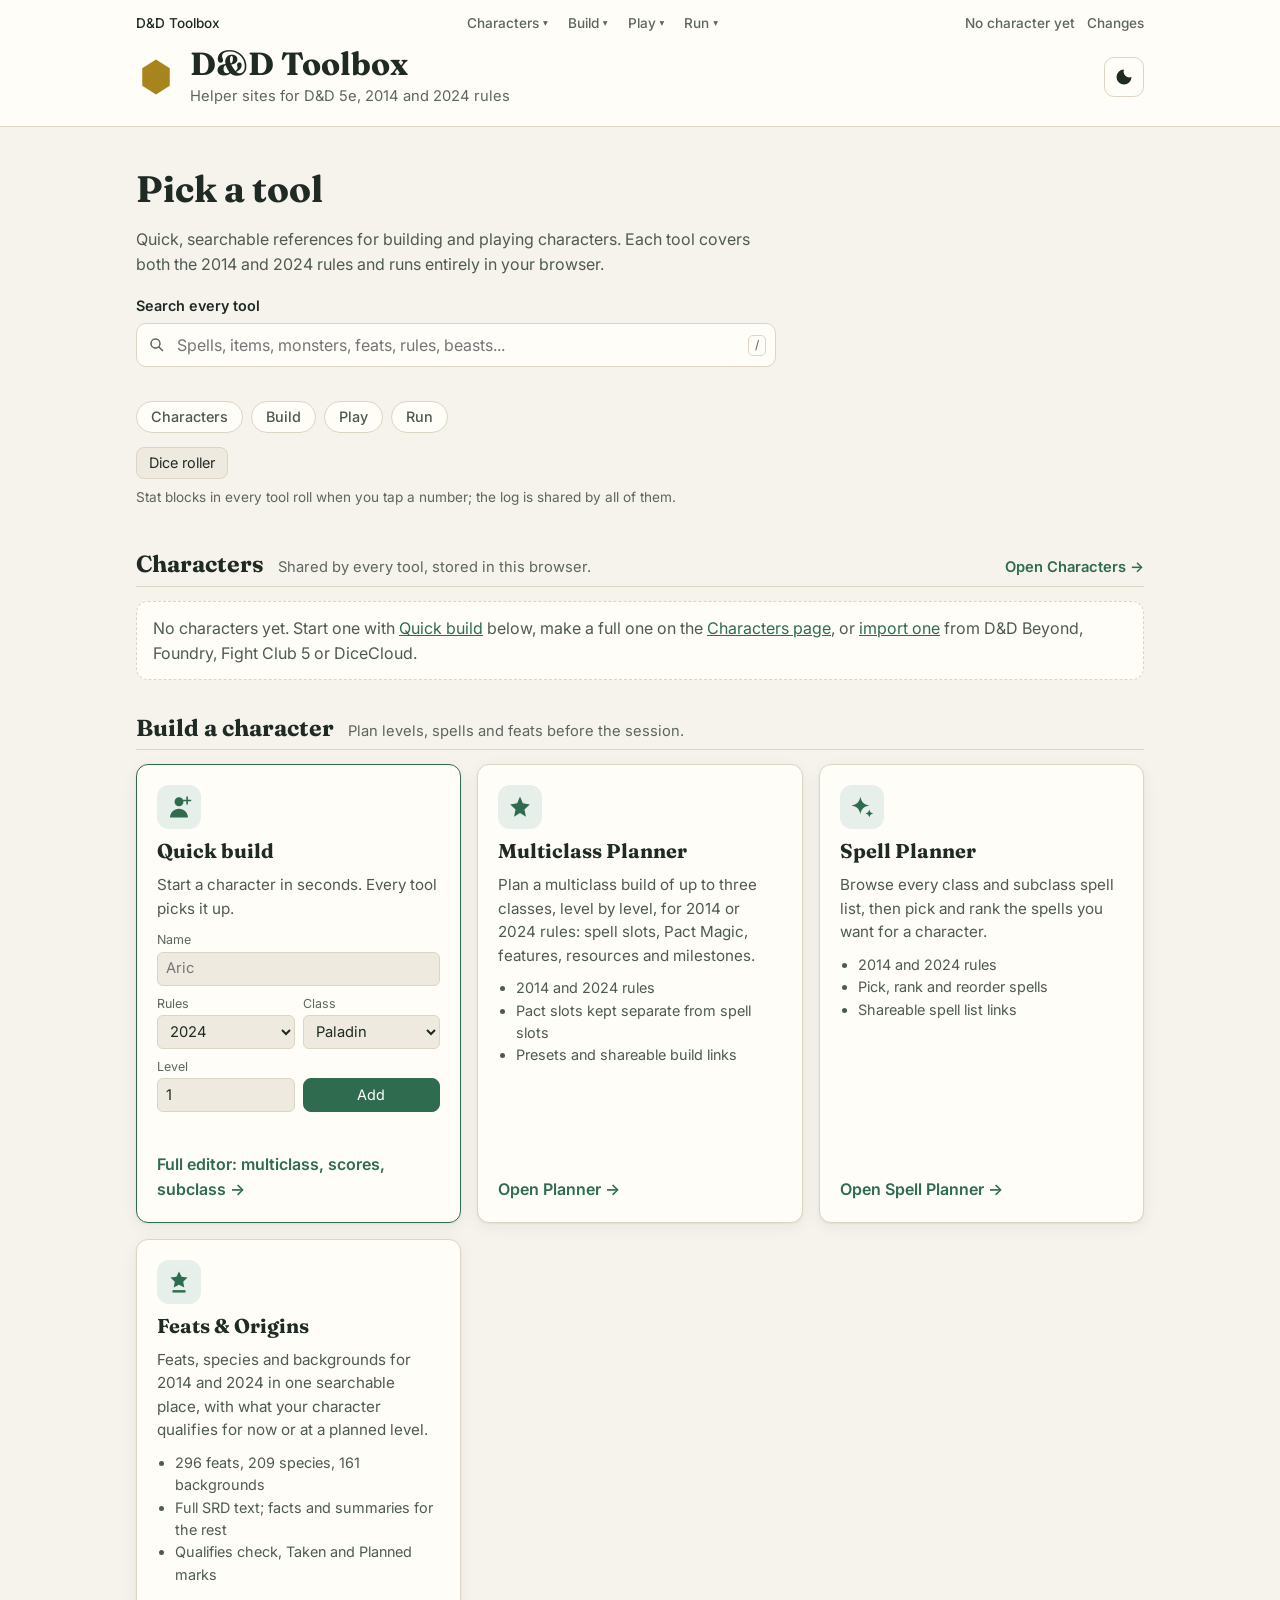
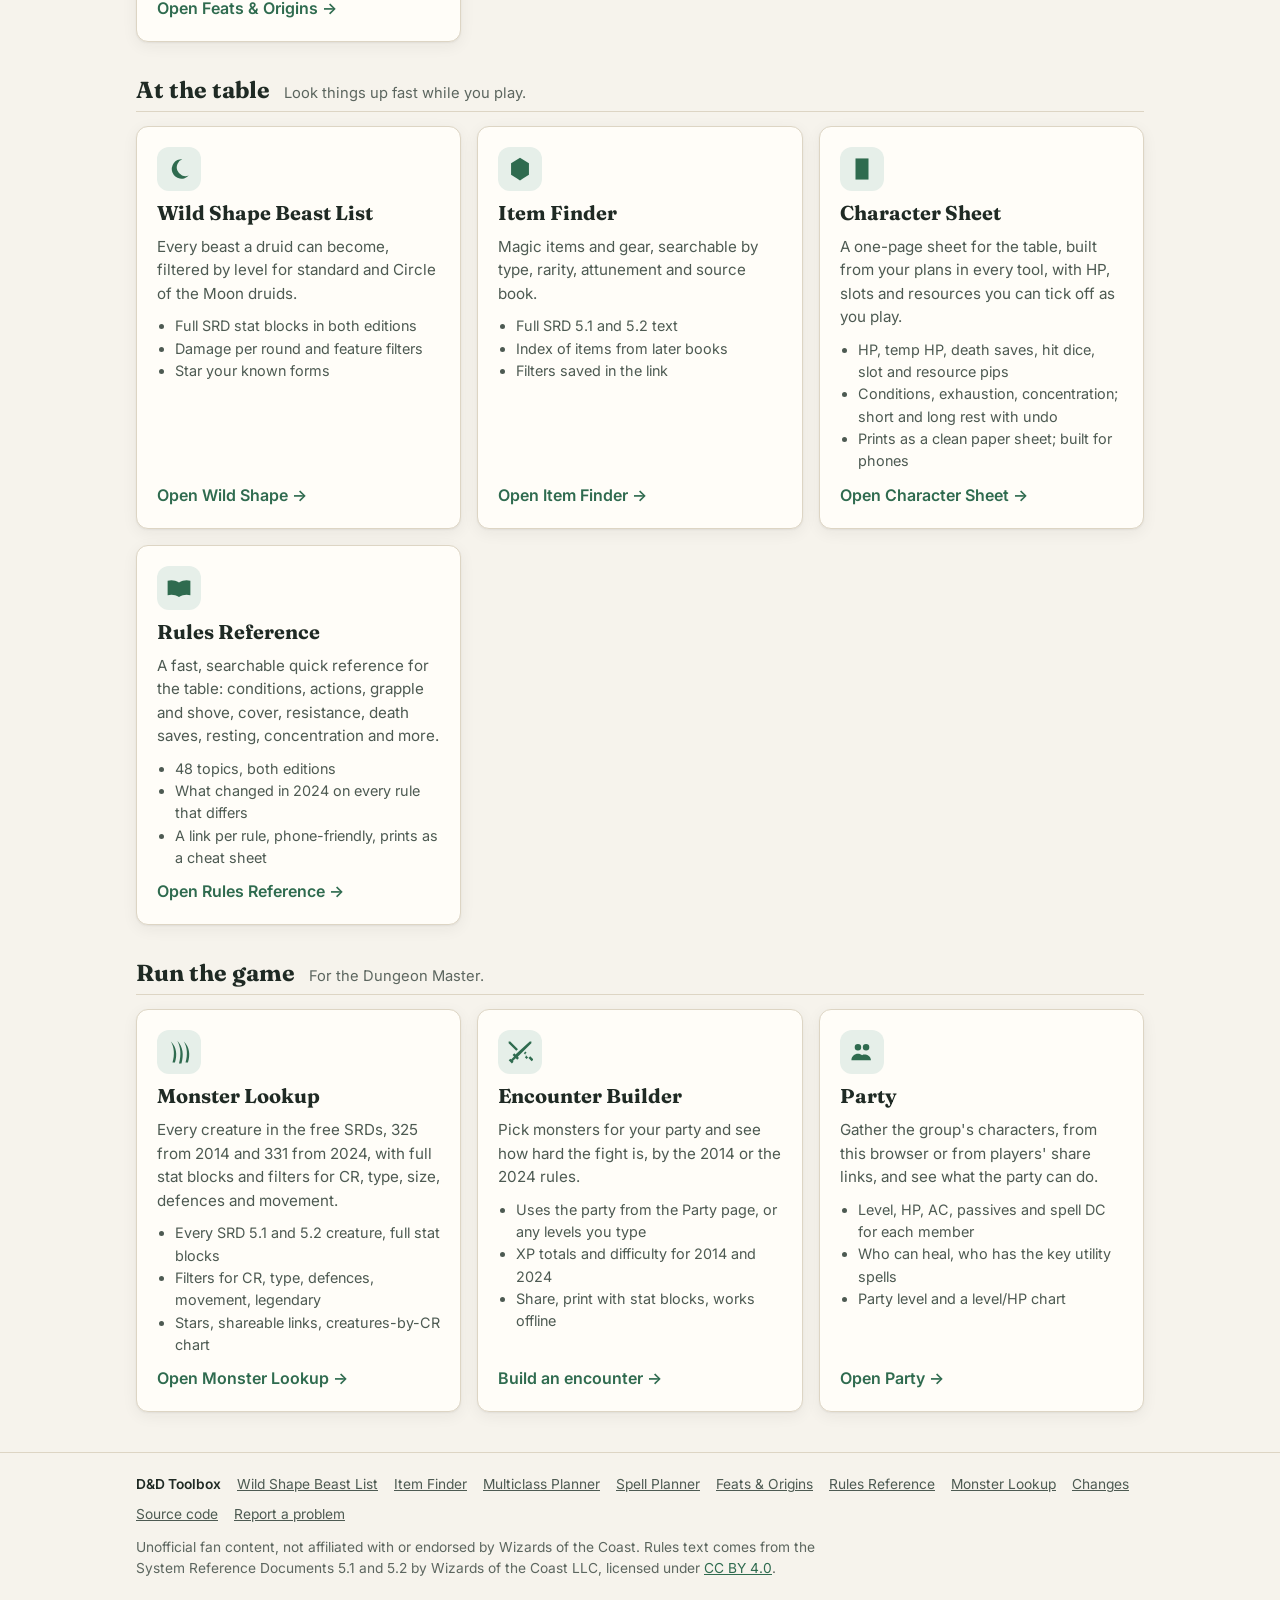
<file: site/index.html>
<!doctype html>
<html lang="en">
<head>
<meta charset="utf-8">
<meta name="viewport" content="width=device-width, initial-scale=1">
<title>D&amp;D Toolbox</title>
<meta name="description" content="Free D&D 5e helper tools for 2014 and 2024 rules: a multiclass planner, spell planner, feats and origins, Wild Shape beasts, an item finder, a rules reference and a monster lookup.">
<meta name="theme-color" content="#f6f3ec" media="(prefers-color-scheme: light)">
<meta name="theme-color" content="#12171a" media="(prefers-color-scheme: dark)">
<link rel="canonical" href="https://wernercd.github.io/dnd/">
<meta property="og:type" content="website">
<meta property="og:site_name" content="D&amp;D Toolbox">
<meta property="og:title" content="D&amp;D Toolbox">
<meta property="og:description" content="Free D&amp;D 5e helper tools for 2014 and 2024 rules: a multiclass planner, spell planner, feats and origins, Wild Shape beasts, an item finder, a rules reference and a monster lookup.">
<meta property="og:url" content="https://wernercd.github.io/dnd/">
<meta property="og:image" content="https://wernercd.github.io/dnd/og.png">
<meta property="og:image:width" content="1200">
<meta property="og:image:height" content="630">
<meta name="twitter:card" content="summary_large_image">
<link rel="manifest" href="manifest.webmanifest">
<link rel="icon" href="icons/favicon-32.png" sizes="32x32" type="image/png">
<link rel="apple-touch-icon" href="icons/apple-touch-icon.png">
<link rel="preconnect" href="https://fonts.googleapis.com">
<link rel="preconnect" href="https://fonts.gstatic.com" crossorigin>
<link href="https://fonts.googleapis.com/css2?family=Fraunces:opsz,wght@9..144,500;9..144,700&family=Inter:wght@400;500;600&display=swap" rel="stylesheet">
<script>try{var t=localStorage.getItem('dnd.theme');if(t==='dark'||t==='light')document.documentElement.dataset.theme=t;}catch(e){}</script>
<link rel="stylesheet" href="styles.css?v=dev">
</head>
<body>
<header class="site-header">
  <div class="wrap hub-bar">
    <a href="./" aria-current="page">D&amp;D Toolbox</a>
    <span class="char-pick" id="charPick"></span>
    <nav class="hub-nav" aria-label="Site">
      <a href="changes.html">Changes</a>
    </nav>
  </div>
  <div class="wrap header-inner">
    <div class="brand">
      <svg class="logo" viewBox="0 0 32 32" aria-hidden="true"><path d="M16 2l11 7v14l-11 7-11-7V9z"/></svg>
      <div>
        <h1>D&amp;D Toolbox</h1>
        <p class="tagline">Helper sites for D&amp;D 5e, 2014 and 2024 rules</p>
      </div>
    </div>
    <button id="themeBtn" class="icon-btn" type="button" aria-label="Toggle dark mode" title="Toggle dark mode">
      <svg viewBox="0 0 24 24" aria-hidden="true"><path d="M12 3a9 9 0 1 0 9 9 7 7 0 0 1-9-9z"/></svg>
    </button>
  </div>
</header>

<main class="wrap">
  <section class="hero">
    <h2>Pick a tool</h2>
    <p>Quick, searchable references for building and playing characters. Each tool covers both the 2014 and 2024 rules and runs entirely in your browser.</p>
    <div class="hub-search" role="search">
      <label for="hubSearch" class="hs-label">Search every tool</label>
      <div class="hs-box">
        <svg viewBox="0 0 24 24" aria-hidden="true"><path d="M10 3a7 7 0 0 1 5.6 11.2l5.1 5.1-1.4 1.4-5.1-5.1A7 7 0 1 1 10 3zm0 2a5 5 0 1 0 0 10 5 5 0 0 0 0-10z"/></svg>
        <input id="hubSearch" type="search" autocomplete="off" spellcheck="false" placeholder="Spells, items, monsters, feats, rules, beasts..." role="combobox" aria-expanded="false" aria-controls="hubResults" aria-autocomplete="list" aria-describedby="hubSearchStat">
        <kbd aria-hidden="true">/</kbd>
      </div>
      <ul id="hubResults" class="hs-results" role="listbox" aria-label="Search results" hidden></ul>
      <p id="hubSearchStat" class="hs-stat" aria-live="polite"></p>
    </div>
    <nav class="jump" aria-label="Sections"><a href="#characters">Characters</a><a href="#build">Build</a><a href="#play">Play</a><a href="#run">Run</a></nav>
    <p class="offline-row" id="offlineRow" hidden><button type="button" class="btn" id="saveAll">Save every tool for offline use</button> <span id="offlineStat" class="small muted" aria-live="polite">For the table when the signal is bad. Your phone can also add the toolbox to its home screen.</span></p>
    <p class="offline-row"><button type="button" class="btn" id="openDice">Dice roller</button> <span class="small muted">Stat blocks in every tool roll when you tap a number; the log is shared by all of them.</span></p>
  </section>

  <section class="group chars-strip" id="characters" aria-labelledby="charsH">
    <div class="group-head"><h2 id="charsH">Characters</h2><p id="ccStat">Shared by every tool, stored in this browser.</p><a class="cs-open" href="characters.html">Open Characters &rarr;</a></div>
    <ul class="cs-list" id="charStrip"></ul>
  </section>

  <section class="group" id="build" aria-labelledby="buildH">
    <div class="group-head"><h2 id="buildH">Build a character</h2><p>Plan levels, spells and feats before the session.</p></div>
    <div class="tools" data-reveal>
    <div class="tool quick-card" id="quick" data-spot>
      <span class="ico"><svg viewBox="0 0 32 32" aria-hidden="true"><path d="M16 15a5.5 5.5 0 1 1 0-11 5.5 5.5 0 0 1 0 11zM5 29c0-6.5 5-11 11-11s11 4.5 11 11z"/><path d="M25 3h2v4h4v2h-4v4h-2V9h-4V7h4z"/></svg></span>
      <h3>Quick build</h3>
      <p>Start a character in seconds. Every tool picks it up.</p>
      <form class="cc-form" id="newChar" aria-label="Quick build">
        <label class="cc-name">Name <input id="ncName" maxlength="60" autocomplete="off" placeholder="Aric"></label>
        <label>Rules <select id="ncEd"><option value="2024">2024</option><option value="2014">2014</option></select></label>
        <label>Class <select id="ncClass"></select></label>
        <label>Level <input id="ncLvl" type="number" inputmode="numeric" min="1" max="20" value="1"></label>
        <button class="btn primary" type="submit">Add</button>
      </form>
      <p class="cc-msg" id="ccMsg" role="status" aria-live="polite"></p>
      <a class="go" href="characters.html#edit">Full editor: multiclass, scores, subclass &rarr;</a>
    </div>
    <a class="tool" data-spot href="https://wernercd.github.io/dnd-multiclass-planner/">
      <span class="ico"><svg viewBox="0 0 32 32" aria-hidden="true"><path d="M16 3l3.5 8.5L28 13l-6.5 6 1.8 9L16 23.5 8.7 28l1.8-9L4 13l8.5-1.5z"/></svg></span>
      <h3>Multiclass Planner</h3>
      <p>Plan a multiclass build of up to three classes, level by level, for 2014 or 2024 rules: spell slots, Pact Magic, features, resources and milestones.</p>
      <ul><li>2014 and 2024 rules</li><li>Pact slots kept separate from spell slots</li><li>Presets and shareable build links</li></ul>
      <span class="go">Open Planner &rarr;</span>
    </a>
    <a class="tool" data-spot href="https://wernercd.github.io/dnd-magic/">
      <span class="ico"><svg viewBox="0 0 32 32" aria-hidden="true"><path d="M14 3c1 6.5 4.5 10 11 11-6.5 1-10 4.5-11 11-1-6.5-4.5-10-11-11 6.5-1 10-4.5 11-11z"/><path d="M25 19c.5 3 2 4.5 5 5-3 .5-4.5 2-5 5-.5-3-2-4.5-5-5 3-.5 4.5-2 5-5z"/></svg></span>
      <h3>Spell Planner</h3>
      <p>Browse every class and subclass spell list, then pick and rank the spells you want for a character.</p>
      <ul><li>2014 and 2024 rules</li><li>Pick, rank and reorder spells</li><li>Shareable spell list links</li></ul>
      <span class="go">Open Spell Planner &rarr;</span>
    </a>
    <a class="tool" data-spot href="https://wernercd.github.io/dnd-feats/">
      <span class="ico"><svg viewBox="0 0 32 32" aria-hidden="true"><path d="M16 3l3.2 6.6 7.3 1-5.3 5.1 1.3 7.2L16 19.5l-6.5 3.4 1.3-7.2-5.3-5.1 7.3-1z"/><path d="M8 26h16v3H8z"/></svg></span>
      <h3>Feats &amp; Origins</h3>
      <p>Feats, species and backgrounds for 2014 and 2024 in one searchable place, with what your character qualifies for now or at a planned level.</p>
      <ul><li>296 feats, 209 species, 161 backgrounds</li><li>Full SRD text; facts and summaries for the rest</li><li>Qualifies check, Taken and Planned marks</li></ul>
      <span class="go">Open Feats &amp; Origins &rarr;</span>
    </a>
    </div>
  </section>

  <section class="group" id="play" aria-labelledby="playH">
    <div class="group-head"><h2 id="playH">At the table</h2><p>Look things up fast while you play.</p></div>
    <div class="tools" data-reveal>
    <a class="tool" data-spot href="https://wernercd.github.io/dnd-druid-wildshapes/">
      <span class="ico"><svg viewBox="0 0 32 32" aria-hidden="true"><path d="M20 4a12 12 0 1 0 8 20A10 10 0 0 1 20 4z"/></svg></span>
      <h3>Wild Shape Beast List</h3>
      <p>Every beast a druid can become, filtered by level for standard and Circle of the Moon druids.</p>
      <ul><li>Full SRD stat blocks in both editions</li><li>Damage per round and feature filters</li><li>Star your known forms</li></ul>
      <span class="go">Open Wild Shape &rarr;</span>
    </a>
    <a class="tool" data-spot href="https://wernercd.github.io/dnd-items/">
      <span class="ico"><svg viewBox="0 0 32 32" aria-hidden="true"><path d="M16 2l11 7v14l-11 7-11-7V9z"/></svg></span>
      <h3>Item Finder</h3>
      <p>Magic items and gear, searchable by type, rarity, attunement and source book.</p>
      <ul><li>Full SRD 5.1 and 5.2 text</li><li>Index of items from later books</li><li>Filters saved in the link</li></ul>
      <span class="go">Open Item Finder &rarr;</span>
    </a>
    <a class="tool" data-spot href="sheet.html">
      <span class="ico"><svg viewBox="0 0 32 32" aria-hidden="true"><path d="M8 3h16v26H8z"/></svg></span>
      <h3>Character Sheet</h3>
      <p>A one-page sheet for the table, built from your plans in every tool, with HP, slots and resources you can tick off as you play.</p>
      <ul><li>HP, temp HP, death saves, hit dice, slot and resource pips</li><li>Conditions, exhaustion, concentration; short and long rest with undo</li><li>Prints as a clean paper sheet; built for phones</li></ul>
      <span class="go">Open Character Sheet &rarr;</span>
    </a>
    <a class="tool" data-spot href="https://wernercd.github.io/dnd-rules/">
      <span class="ico"><svg viewBox="0 0 32 32" aria-hidden="true"><path d="M2 7c4.7-1.3 9.4-.7 14 2.2C20.6 6.3 25.3 5.7 30 7v18c-4.7-1.3-9.4-.7-14 2.2C11.4 24.3 6.7 23.7 2 25z"/></svg></span>
      <h3>Rules Reference</h3>
      <p>A fast, searchable quick reference for the table: conditions, actions, grapple and shove, cover, resistance, death saves, resting, concentration and more.</p>
      <ul><li>48 topics, both editions</li><li>What changed in 2024 on every rule that differs</li><li>A link per rule, phone-friendly, prints as a cheat sheet</li></ul>
      <span class="go">Open Rules Reference &rarr;</span>
    </a>
    </div>
  </section>

  <section class="group" id="run" aria-labelledby="runH">
    <div class="group-head"><h2 id="runH">Run the game</h2><p>For the Dungeon Master.</p></div>
    <div class="tools" data-reveal>
    <a class="tool" data-spot href="https://wernercd.github.io/dnd-monsters/">
      <span class="ico"><svg viewBox="0 0 32 32" aria-hidden="true"><path d="M6 3c4 7 5 16 2 26h3c3-10 2-19-5-26zM14 2c4 8 5 17 2 28h3c3-11 2-20-5-28zM22 3c4 7 5 16 2 26h3c3-10 2-19-5-26z"/></svg></span>
      <h3>Monster Lookup</h3>
      <p>Every creature in the free SRDs, 325 from 2014 and 331 from 2024, with full stat blocks and filters for CR, type, size, defences and movement.</p>
      <ul><li>Every SRD 5.1 and 5.2 creature, full stat blocks</li><li>Filters for CR, type, defences, movement, legendary</li><li>Stars, shareable links, creatures-by-CR chart</li></ul>
      <span class="go">Open Monster Lookup &rarr;</span>
    </a>
    <a class="tool" data-spot href="https://wernercd.github.io/dnd-monsters/#encounter">
      <span class="ico"><svg viewBox="0 0 32 32" aria-hidden="true"><path d="M4 3l9.5 9.5-2.1 2.1L2 5.2V3zm24 0h2v2.2L13.3 21.9l1.4 1.4-2.1 2.1-1.8-1.8-3.6 3.6.9.9-2.1 2.1-3.9-3.9 2.1-2.1.9.9 3.6-3.6-1.8-1.8 2.1-2.1 1.4 1.4zM20.6 17.5l2.1-2.1 1.4 1.4-2.1 2.1 1.8 1.8 3.6 3.6-.9-.9 2.1-2.1 3.9 3.9-2.1 2.1-.9-.9-3.6-3.6-1.8 1.8-2.1-2.1 2.1-2.1z"/></svg></span>
      <h3>Encounter Builder</h3>
      <p>Pick monsters for your party and see how hard the fight is, by the 2014 or the 2024 rules.</p>
      <ul><li>Uses the party from the Party page, or any levels you type</li><li>XP totals and difficulty for 2014 and 2024</li><li>Share, print with stat blocks, works offline</li></ul>
      <span class="go">Build an encounter &rarr;</span>
    </a>
    <a class="tool" data-spot href="party.html">
      <span class="ico"><svg viewBox="0 0 32 32" aria-hidden="true"><path d="M11 14a4 4 0 1 1 0-8 4 4 0 0 1 0 8zm10 0a4 4 0 1 1 0-8 4 4 0 0 1 0 8zM3 26c0-5 4-8 8-8s8 3 8 8zm10 0c.4-3 2-5.5 4.5-7 4.5-.5 9.5 2 9.5 7z"/></svg></span>
      <h3>Party</h3>
      <p>Gather the group's characters, from this browser or from players' share links, and see what the party can do.</p>
      <ul><li>Level, HP, AC, passives and spell DC for each member</li><li>Who can heal, who has the key utility spells</li><li>Party level and a level/HP chart</li></ul>
      <span class="go">Open Party &rarr;</span>
    </a>
    </div>
  </section>


</main>
<footer class="site-footer">
  <div class="wrap">
    <ul class="foot-links">
      <li><a href="./" aria-current="page">D&amp;D Toolbox</a></li>
      <li><a href="https://wernercd.github.io/dnd-druid-wildshapes/">Wild Shape Beast List</a></li>
      <li><a href="https://wernercd.github.io/dnd-items/">Item Finder</a></li>
      <li><a href="https://wernercd.github.io/dnd-multiclass-planner/">Multiclass Planner</a></li>
      <li><a href="https://wernercd.github.io/dnd-magic/">Spell Planner</a></li>
      <li><a href="https://wernercd.github.io/dnd-feats/">Feats &amp; Origins</a></li>
      <li><a href="https://wernercd.github.io/dnd-rules/">Rules Reference</a></li>
      <li><a href="https://wernercd.github.io/dnd-monsters/">Monster Lookup</a></li>
      <li><a href="changes.html">Changes</a></li>
      <li><a href="https://github.com/WernerCD/dnd" rel="noopener">Source code</a></li>
      <li><a href="https://github.com/WernerCD/dnd/issues" rel="noopener">Report a problem</a></li>
    </ul>
    <p>Unofficial fan content, not affiliated with or endorsed by Wizards of the Coast. Rules text comes from the System Reference Documents 5.1 and 5.2 by Wizards of the Coast LLC, licensed under <a href="https://creativecommons.org/licenses/by/4.0/legalcode" rel="noopener">CC BY 4.0</a>.</p>
  </div>
</footer>
<script src="theme.js?v=dev"></script>
<script src="nav.js?v=dev"></script>
<script src="character.js?v=dev"></script>
<script src="hub.js?v=dev"></script>
<script src="search.js?v=dev"></script>
<script src="version.js?v=dev"></script>
<script src="offline.js?v=dev"></script>
<script src="dice.js?v=dev"></script>
<script src="links.js?v=dev"></script>
<script src="motion.js?v=dev" defer></script>
<script src="ui.js?v=dev" defer></script>
</body>
</html>
</file>
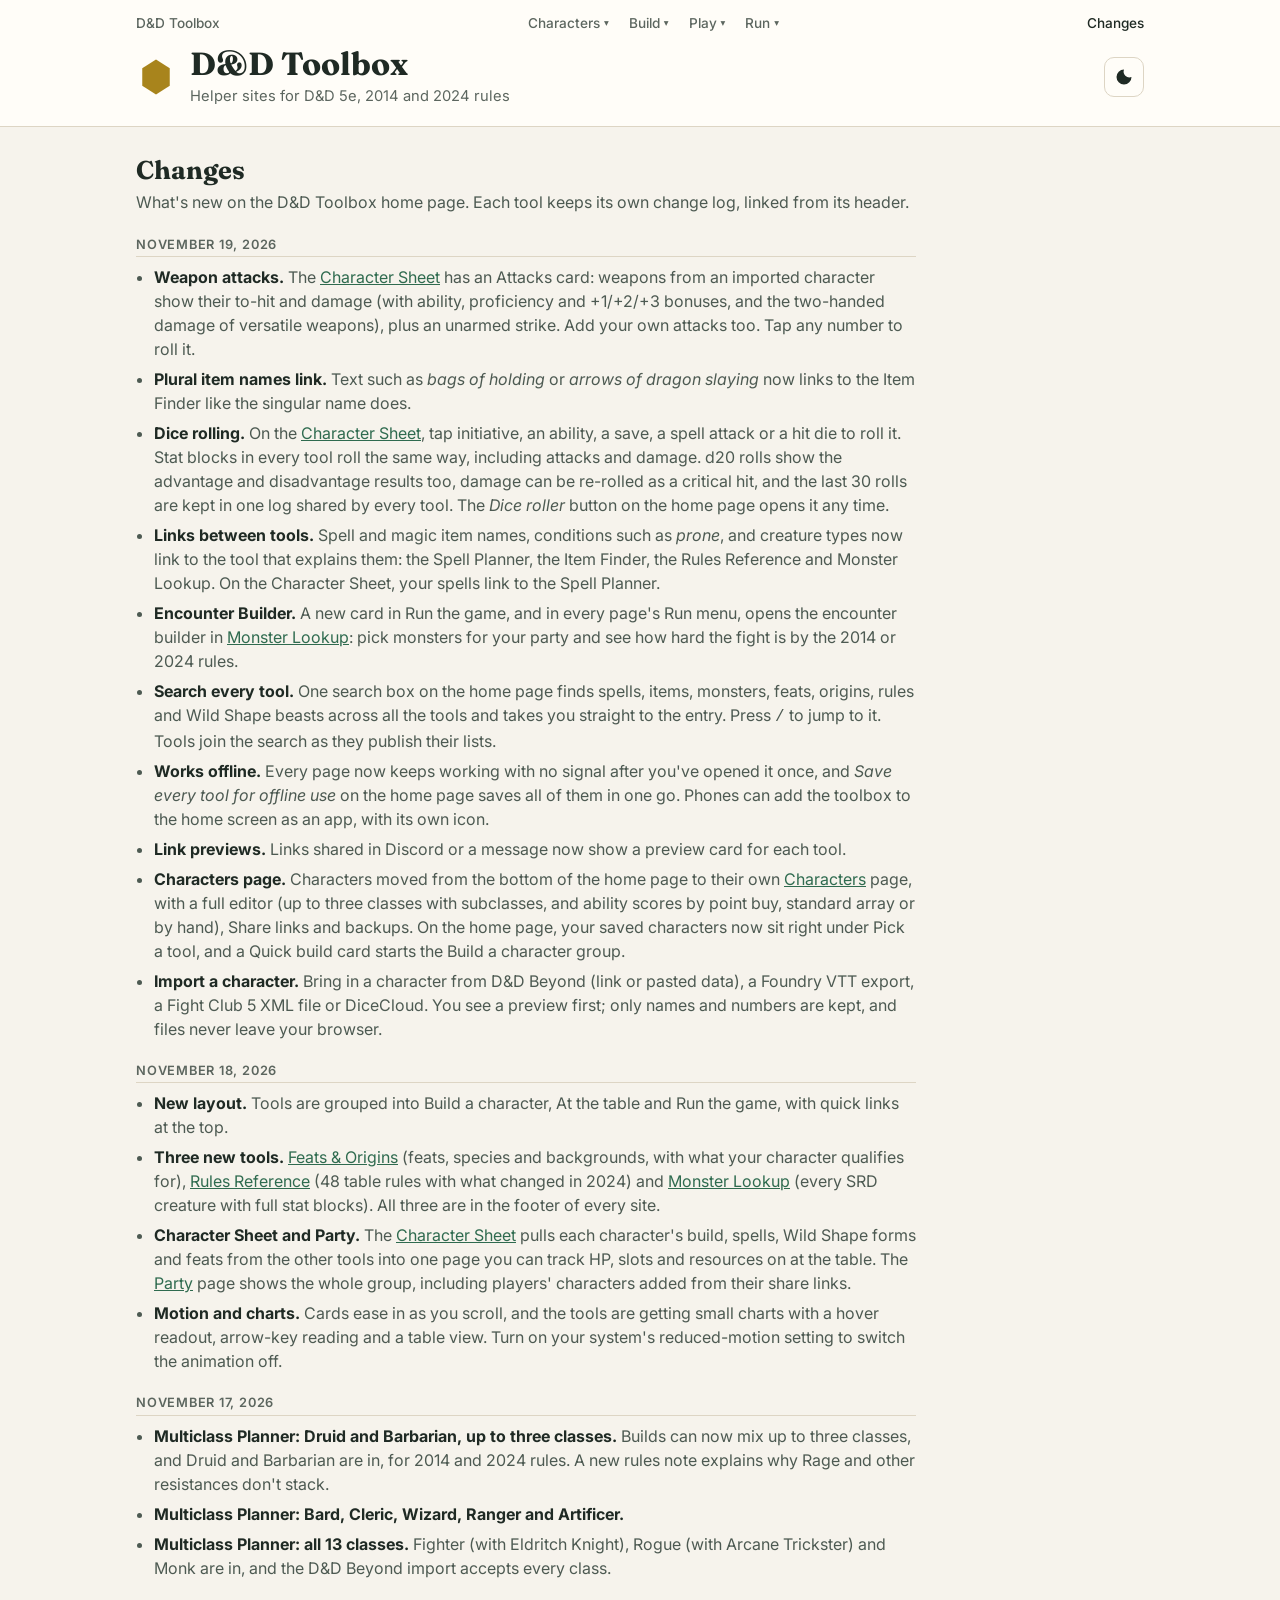
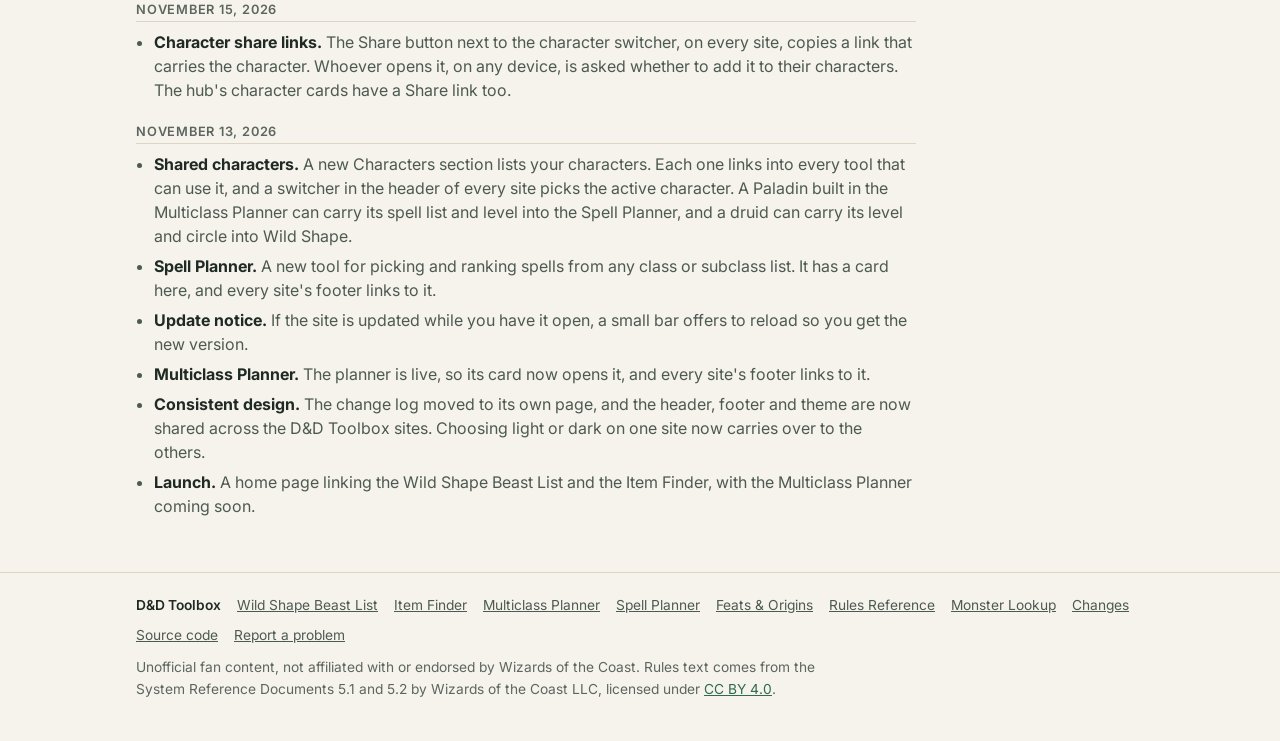
<file: site/changes.html>
<!doctype html>
<html lang="en">
<head>
<meta charset="utf-8">
<meta name="viewport" content="width=device-width, initial-scale=1">
<title>Changes · D&amp;D Toolbox</title>
<meta name="description" content="What has changed on the D&D Toolbox home page.">
<meta name="theme-color" content="#f6f3ec" media="(prefers-color-scheme: light)">
<meta name="theme-color" content="#12171a" media="(prefers-color-scheme: dark)">
<link rel="canonical" href="https://wernercd.github.io/dnd/changes.html">
<meta property="og:type" content="website">
<meta property="og:site_name" content="D&amp;D Toolbox">
<meta property="og:title" content="Changes · D&amp;D Toolbox">
<meta property="og:description" content="What has changed on the D&amp;D Toolbox home page.">
<meta property="og:url" content="https://wernercd.github.io/dnd/changes.html">
<meta property="og:image" content="https://wernercd.github.io/dnd/og.png">
<meta property="og:image:width" content="1200">
<meta property="og:image:height" content="630">
<meta name="twitter:card" content="summary_large_image">
<link rel="manifest" href="manifest.webmanifest">
<link rel="icon" href="icons/favicon-32.png" sizes="32x32" type="image/png">
<link rel="apple-touch-icon" href="icons/apple-touch-icon.png">
<link rel="preconnect" href="https://fonts.googleapis.com">
<link rel="preconnect" href="https://fonts.gstatic.com" crossorigin>
<link href="https://fonts.googleapis.com/css2?family=Fraunces:opsz,wght@9..144,500;9..144,700&family=Inter:wght@400;500;600&display=swap" rel="stylesheet">
<script>try{var t=localStorage.getItem('dnd.theme');if(t==='dark'||t==='light')document.documentElement.dataset.theme=t;}catch(e){}</script>
<link rel="stylesheet" href="styles.css?v=dev">
</head>
<body>
<header class="site-header">
  <div class="wrap hub-bar">
    <a href="./">D&amp;D Toolbox</a>
    <nav class="hub-nav" aria-label="Site">
      <a href="changes.html" aria-current="page">Changes</a>
    </nav>
  </div>
  <div class="wrap header-inner">
    <div class="brand">
      <svg class="logo" viewBox="0 0 32 32" aria-hidden="true"><path d="M16 2l11 7v14l-11 7-11-7V9z"/></svg>
      <div>
        <h1><a href="./">D&amp;D Toolbox</a></h1>
        <p class="tagline">Helper sites for D&amp;D 5e, 2014 and 2024 rules</p>
      </div>
    </div>
    <button id="themeBtn" class="icon-btn" type="button" aria-label="Toggle dark mode" title="Toggle dark mode">
      <svg viewBox="0 0 24 24" aria-hidden="true"><path d="M12 3a9 9 0 1 0 9 9 7 7 0 0 1-9-9z"/></svg>
    </button>
  </div>
</header>

<main class="wrap changes">
  <h2>Changes</h2>
  <p class="intro">What's new on the D&amp;D Toolbox home page. Each tool keeps its own change log, linked from its header.</p>

  <section class="change-day">
    <h3><time datetime="2026-11-19">November 19, 2026</time></h3>
    <ul>
      <li><b>Weapon attacks.</b> The <a href="sheet.html">Character Sheet</a> has an Attacks card: weapons from an imported character show their to-hit and damage (with ability, proficiency and +1/+2/+3 bonuses, and the two-handed damage of versatile weapons), plus an unarmed strike. Add your own attacks too. Tap any number to roll it.</li>
      <li><b>Plural item names link.</b> Text such as <i>bags of holding</i> or <i>arrows of dragon slaying</i> now links to the Item Finder like the singular name does.</li>
      <li><b>Dice rolling.</b> On the <a href="sheet.html">Character Sheet</a>, tap initiative, an ability, a save, a spell attack or a hit die to roll it. Stat blocks in every tool roll the same way, including attacks and damage. d20 rolls show the advantage and disadvantage results too, damage can be re-rolled as a critical hit, and the last 30 rolls are kept in one log shared by every tool. The <i>Dice roller</i> button on the home page opens it any time.</li>
      <li><b>Links between tools.</b> Spell and magic item names, conditions such as <i>prone</i>, and creature types now link to the tool that explains them: the Spell Planner, the Item Finder, the Rules Reference and Monster Lookup. On the Character Sheet, your spells link to the Spell Planner.</li>
      <li><b>Encounter Builder.</b> A new card in Run the game, and in every page's Run menu, opens the encounter builder in <a href="https://wernercd.github.io/dnd-monsters/#encounter">Monster Lookup</a>: pick monsters for your party and see how hard the fight is by the 2014 or 2024 rules.</li>
      <li><b>Search every tool.</b> One search box on the home page finds spells, items, monsters, feats, origins, rules and Wild Shape beasts across all the tools and takes you straight to the entry. Press <kbd>/</kbd> to jump to it. Tools join the search as they publish their lists.</li>
      <li><b>Works offline.</b> Every page now keeps working with no signal after you've opened it once, and <i>Save every tool for offline use</i> on the home page saves all of them in one go. Phones can add the toolbox to the home screen as an app, with its own icon.</li>
      <li><b>Link previews.</b> Links shared in Discord or a message now show a preview card for each tool.</li>
      <li><b>Characters page.</b> Characters moved from the bottom of the home page to their own <a href="characters.html">Characters</a> page, with a full editor (up to three classes with subclasses, and ability scores by point buy, standard array or by hand), Share links and backups. On the home page, your saved characters now sit right under Pick a tool, and a Quick build card starts the Build a character group.</li>
      <li><b>Import a character.</b> Bring in a character from D&amp;D Beyond (link or pasted data), a Foundry VTT export, a Fight Club 5 XML file or DiceCloud. You see a preview first; only names and numbers are kept, and files never leave your browser.</li>
    </ul>
  </section>

  <section class="change-day">
    <h3><time datetime="2026-11-18">November 18, 2026</time></h3>
    <ul>
      <li><b>New layout.</b> Tools are grouped into Build a character, At the table and Run the game, with quick links at the top. </li>
      <li><b>Three new tools.</b> <a href="https://wernercd.github.io/dnd-feats/">Feats &amp; Origins</a> (feats, species and backgrounds, with what your character qualifies for), <a href="https://wernercd.github.io/dnd-rules/">Rules Reference</a> (48 table rules with what changed in 2024) and <a href="https://wernercd.github.io/dnd-monsters/">Monster Lookup</a> (every SRD creature with full stat blocks). All three are in the footer of every site.</li>
      <li><b>Character Sheet and Party.</b> The <a href="sheet.html">Character Sheet</a> pulls each character's build, spells, Wild Shape forms and feats from the other tools into one page you can track HP, slots and resources on at the table. The <a href="party.html">Party</a> page shows the whole group, including players' characters added from their share links.</li>
      <li><b>Motion and charts.</b> Cards ease in as you scroll, and the tools are getting small charts with a hover readout, arrow-key reading and a table view. Turn on your system's reduced-motion setting to switch the animation off.</li>
    </ul>
  </section>

  <section class="change-day">
    <h3><time datetime="2026-11-17">November 17, 2026</time></h3>
    <ul>
      <li><b>Multiclass Planner: Druid and Barbarian, up to three classes.</b> Builds can now mix up to three classes, and Druid and Barbarian are in, for 2014 and 2024 rules. A new rules note explains why Rage and other resistances don't stack.</li>
      <li><b>Multiclass Planner: Bard, Cleric, Wizard, Ranger and Artificer.</b> </li>
      <li><b>Multiclass Planner: all 13 classes.</b> Fighter (with Eldritch Knight), Rogue (with Arcane Trickster) and Monk are in, and the D&amp;D Beyond import accepts every class.</li>
    </ul>
  </section>

  <section class="change-day">
    <h3><time datetime="2026-11-15">November 15, 2026</time></h3>
    <ul>
      <li><b>Character share links.</b> The Share button next to the character switcher, on every site, copies a link that carries the character. Whoever opens it, on any device, is asked whether to add it to their characters. The hub's character cards have a Share link too.</li>
    </ul>
  </section>

  <section class="change-day">
    <h3><time datetime="2026-11-13">November 13, 2026</time></h3>
    <ul>
      <li><b>Shared characters.</b> A new Characters section lists your characters. Each one links into every tool that can use it, and a switcher in the header of every site picks the active character. A Paladin built in the Multiclass Planner can carry its spell list and level into the Spell Planner, and a druid can carry its level and circle into Wild Shape.</li>
      <li><b>Spell Planner.</b> A new tool for picking and ranking spells from any class or subclass list. It has a card here, and every site's footer links to it.</li>
      <li><b>Update notice.</b> If the site is updated while you have it open, a small bar offers to reload so you get the new version.</li>
      <li><b>Multiclass Planner.</b> The planner is live, so its card now opens it, and every site's footer links to it.</li>
      <li><b>Consistent design.</b> The change log moved to its own page, and the header, footer and theme are now shared across the D&amp;D Toolbox sites. Choosing light or dark on one site now carries over to the others.</li>
      <li><b>Launch.</b> A home page linking the Wild Shape Beast List and the Item Finder, with the Multiclass Planner coming soon.</li>
    </ul>
  </section>
</main>

<footer class="site-footer">
  <div class="wrap">
    <ul class="foot-links">
      <li><a href="./" aria-current="page">D&amp;D Toolbox</a></li>
      <li><a href="https://wernercd.github.io/dnd-druid-wildshapes/">Wild Shape Beast List</a></li>
      <li><a href="https://wernercd.github.io/dnd-items/">Item Finder</a></li>
      <li><a href="https://wernercd.github.io/dnd-multiclass-planner/">Multiclass Planner</a></li>
      <li><a href="https://wernercd.github.io/dnd-magic/">Spell Planner</a></li>
      <li><a href="https://wernercd.github.io/dnd-feats/">Feats &amp; Origins</a></li>
      <li><a href="https://wernercd.github.io/dnd-rules/">Rules Reference</a></li>
      <li><a href="https://wernercd.github.io/dnd-monsters/">Monster Lookup</a></li>
      <li><a href="changes.html">Changes</a></li>
      <li><a href="https://github.com/WernerCD/dnd" rel="noopener">Source code</a></li>
      <li><a href="https://github.com/WernerCD/dnd/issues" rel="noopener">Report a problem</a></li>
    </ul>
    <p>Unofficial fan content, not affiliated with or endorsed by Wizards of the Coast. Rules text comes from the System Reference Documents 5.1 and 5.2 by Wizards of the Coast LLC, licensed under <a href="https://creativecommons.org/licenses/by/4.0/legalcode" rel="noopener">CC BY 4.0</a>.</p>
  </div>
</footer>
<script src="theme.js?v=dev"></script>
<script src="nav.js?v=dev"></script>
<script src="version.js?v=dev"></script>
<script src="offline.js?v=dev"></script>
</body>
</html>
</file>
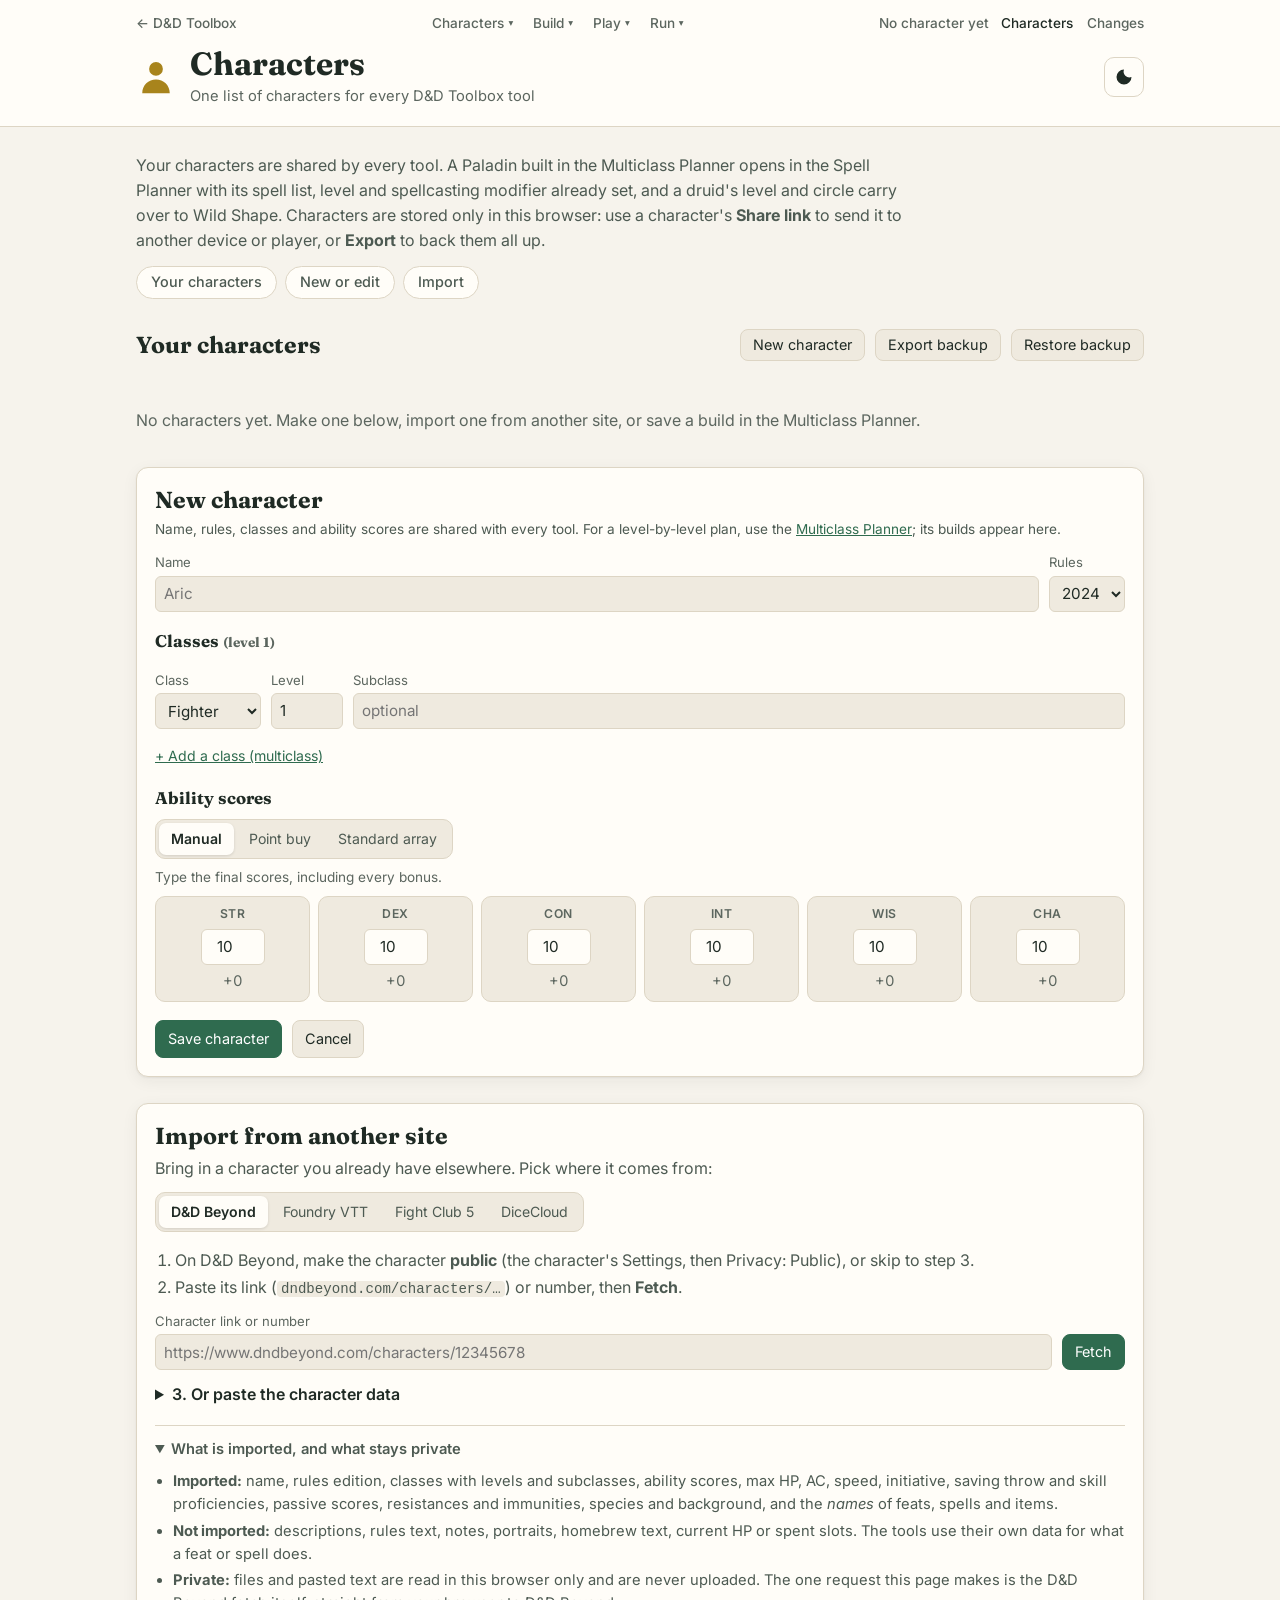
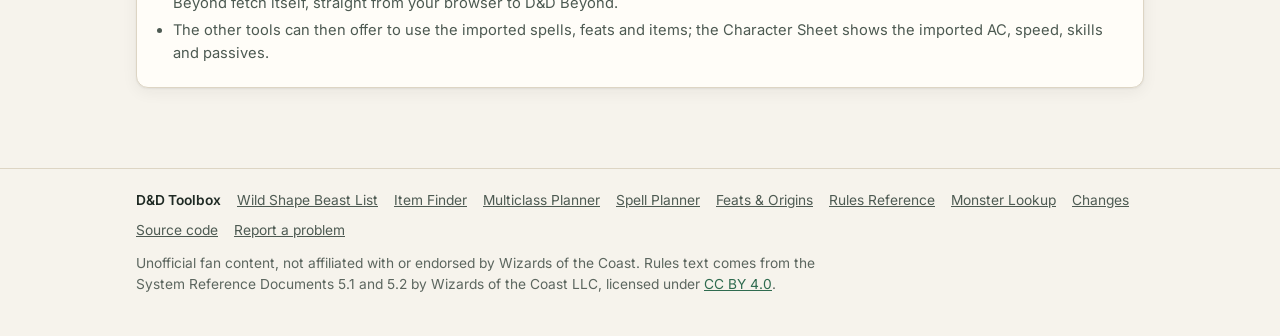
<file: site/characters.html>
<!doctype html>
<html lang="en">
<head>
<meta charset="utf-8">
<meta name="viewport" content="width=device-width, initial-scale=1">
<title>Characters · D&amp;D Toolbox</title>
<meta name="description" content="Make, edit, share and back up the D&amp;D 5e characters every D&amp;D Toolbox tool shares, and import a character from D&amp;D Beyond, Foundry VTT, Fight Club 5 or DiceCloud.">
<meta name="theme-color" content="#f6f3ec" media="(prefers-color-scheme: light)">
<meta name="theme-color" content="#12171a" media="(prefers-color-scheme: dark)">
<link rel="canonical" href="https://wernercd.github.io/dnd/characters.html">
<meta property="og:type" content="website">
<meta property="og:site_name" content="D&amp;D Toolbox">
<meta property="og:title" content="Characters · D&amp;D Toolbox">
<meta property="og:description" content="Make, edit, share and back up the D&amp;D 5e characters every D&amp;D Toolbox tool shares, and import a character from D&amp;D Beyond, Foundry VTT, Fight Club 5 or DiceCloud.">
<meta property="og:url" content="https://wernercd.github.io/dnd/characters.html">
<meta property="og:image" content="https://wernercd.github.io/dnd/og.png">
<meta property="og:image:width" content="1200">
<meta property="og:image:height" content="630">
<meta name="twitter:card" content="summary_large_image">
<link rel="manifest" href="manifest.webmanifest">
<link rel="icon" href="icons/favicon-32.png" sizes="32x32" type="image/png">
<link rel="apple-touch-icon" href="icons/apple-touch-icon.png">
<link rel="preconnect" href="https://fonts.googleapis.com">
<link rel="preconnect" href="https://fonts.gstatic.com" crossorigin>
<link href="https://fonts.googleapis.com/css2?family=Fraunces:opsz,wght@9..144,500;9..144,700&family=Inter:wght@400;500;600&display=swap" rel="stylesheet">
<script>try{var t=localStorage.getItem('dnd.theme');if(t==='dark'||t==='light')document.documentElement.dataset.theme=t;}catch(e){}</script>
<link rel="stylesheet" href="styles.css?v=dev">
<link rel="stylesheet" href="characters.css?v=dev">
</head>
<body class="chars-page">
<header class="site-header">
  <div class="wrap hub-bar">
    <a href="./">&larr; D&amp;D Toolbox</a>
    <span class="char-pick" id="charPick"></span>
    <nav class="hub-nav" aria-label="Site">
      <a href="characters.html" aria-current="page">Characters</a>
      <a href="changes.html">Changes</a>
    </nav>
  </div>
  <div class="wrap header-inner">
    <div class="brand">
      <svg class="logo" viewBox="0 0 32 32" aria-hidden="true"><path d="M16 15a5.5 5.5 0 1 1 0-11 5.5 5.5 0 0 1 0 11zM5 29c0-6.5 5-11 11-11s11 4.5 11 11z"/></svg>
      <div>
        <h1>Characters</h1>
        <p class="tagline">One list of characters for every D&amp;D Toolbox tool</p>
      </div>
    </div>
    <button id="themeBtn" class="icon-btn" type="button" aria-label="Toggle dark mode" title="Toggle dark mode">
      <svg viewBox="0 0 24 24" aria-hidden="true"><path d="M12 3a9 9 0 1 0 9 9 7 7 0 0 1-9-9z"/></svg>
    </button>
  </div>
</header>

<main class="wrap chars-main">
  <section class="cp-intro">
    <p>Your characters are shared by every tool. A Paladin built in the Multiclass Planner opens in the Spell Planner with its spell list, level and spellcasting modifier already set, and a druid's level and circle carry over to Wild Shape. Characters are stored only in this browser: use a character's <b>Share link</b> to send it to another device or player, or <b>Export</b> to back them all up.</p>
    <nav class="jump" aria-label="Sections"><a href="#list">Your characters</a><a href="#edit">New or edit</a><a href="#import">Import</a></nav>
  </section>

  <section class="cp-sec" id="list" aria-labelledby="listH">
    <div class="cp-head">
      <h2 id="listH">Your characters <span class="cp-count" id="charCount"></span></h2>
      <div class="char-io">
        <button class="btn" type="button" id="newBtn">New character</button>
        <button class="btn" type="button" id="charExport">Export backup</button>
        <button class="btn" type="button" id="charImportBtn">Restore backup</button>
        <input type="file" id="charImport" accept="application/json,.json" hidden>
      </div>
    </div>
    <p id="charMsg" class="cp-msg" role="status" aria-live="polite"></p>
    <ul class="char-list" id="charList" data-reveal></ul>
  </section>

  <section class="cp-sec" id="edit" aria-labelledby="editH">
    <form class="cp-card editor" id="editor" novalidate>
      <h2 id="editH">New character</h2>
      <p class="muted small" id="editNote">Name, rules, classes and ability scores are shared with every tool. For a level-by-level plan, use the <a href="https://wernercd.github.io/dnd-multiclass-planner/">Multiclass Planner</a>; its builds appear here.</p>
      <div class="ed-row">
        <label class="f-name">Name <input id="edName" maxlength="60" autocomplete="off" placeholder="Aric" required></label>
        <label>Rules <select id="edEd"><option value="2024">2024</option><option value="2014">2014</option></select></label>
      </div>
      <fieldset class="ed-classes">
        <legend>Classes <span class="muted small" id="edLvl"></span></legend>
        <div id="edClasses"></div>
        <button type="button" class="link" id="edAddCls">+ Add a class (multiclass)</button>
      </fieldset>
      <fieldset class="ed-ab">
        <legend>Ability scores</legend>
        <div class="seg" role="radiogroup" aria-label="How to set scores" id="abMode">
          <button type="button" role="radio" data-mode="manual" aria-checked="true">Manual</button>
          <button type="button" role="radio" data-mode="buy" aria-checked="false">Point buy</button>
          <button type="button" role="radio" data-mode="array" aria-checked="false">Standard array</button>
        </div>
        <p class="muted small" id="abHelp"></p>
        <div class="ab-grid" id="abGrid"></div>
        <p class="ab-note small" id="abNote" role="status"></p>
      </fieldset>
      <div class="ed-acts">
        <button class="btn primary" type="submit" id="edSave">Save character</button>
        <button class="btn" type="button" id="edCancel">Cancel</button>
        <span class="muted small" id="edMsg" role="status"></span>
      </div>
    </form>
  </section>

  <section class="cp-sec" id="import" aria-labelledby="impH">
    <div class="cp-card">
      <h2 id="impH">Import from another site</h2>
      <p>Bring in a character you already have elsewhere. Pick where it comes from:</p>
      <div class="seg imp-src" role="tablist" aria-label="Import from" id="impSrc">
        <button type="button" role="tab" data-src="ddb" aria-selected="true" aria-controls="impPanel">D&amp;D Beyond</button>
        <button type="button" role="tab" data-src="foundry" aria-selected="false" aria-controls="impPanel">Foundry VTT</button>
        <button type="button" role="tab" data-src="fc5" aria-selected="false" aria-controls="impPanel">Fight Club 5</button>
        <button type="button" role="tab" data-src="dicecloud" aria-selected="false" aria-controls="impPanel">DiceCloud</button>
      </div>
      <div id="impPanel" role="tabpanel">
        <div class="imp-pane" data-pane="ddb">
          <ol class="steps">
            <li>On D&amp;D Beyond, make the character <b>public</b> (the character's Settings, then Privacy: Public), or skip to step 3.</li>
            <li>Paste its link (<code>dndbeyond.com/characters/&hellip;</code>) or number, then <b>Fetch</b>.</li>
          </ol>
          <div class="imp-row">
            <label class="f-grow">Character link or number <input id="ddbLink" inputmode="url" autocomplete="off" placeholder="https://www.dndbeyond.com/characters/12345678"></label>
            <button class="btn primary" type="button" id="ddbFetch">Fetch</button>
          </div>
          <p class="imp-err" id="ddbErr" role="alert" hidden></p>
          <details class="imp-paste" id="ddbPasteBox">
            <summary>3. Or paste the character data</summary>
            <p class="small">Open <a id="ddbOpen" href="https://www.dndbeyond.com/characters" target="_blank" rel="noopener noreferrer" aria-disabled="true">the character data</a> in a new tab (you'll see a page of text; signed in to D&amp;D Beyond, this also works for private characters), select all, copy, and paste it here.</p>
            <textarea id="ddbJson" rows="4" spellcheck="false" placeholder='{"id": ..., "success": true, "data": { ... }}'></textarea>
            <button class="btn" type="button" id="ddbParse">Read pasted data</button>
          </details>
        </div>
        <div class="imp-pane" data-pane="foundry" hidden>
          <p>In Foundry, open the <b>Actors</b> tab, right-click the character and choose <b>Export Data</b>. Then pick the <code>.json</code> file. Works with the dnd5e system (versions 3 to 5).</p>
          <label class="file-pick">Foundry actor file <input type="file" id="foundryFile" accept=".json,application/json"></label>
        </div>
        <div class="imp-pane" data-pane="fc5" hidden>
          <p>In Fight Club 5 or Game Master 5, open the character and export it as <b>XML</b> (share or export menu). Then pick the <code>.xml</code> file.</p>
          <label class="file-pick">Fight Club 5 file <input type="file" id="fc5File" accept=".xml,text/xml,application/xml"></label>
        </div>
        <div class="imp-pane" data-pane="dicecloud" hidden>
          <p>DiceCloud v2: export the character's JSON (or open <code>dicecloud.com/api/creature/&lt;id&gt;</code> while signed in and save the page), then pick the file.</p>
          <label class="file-pick">DiceCloud file <input type="file" id="dcFile" accept=".json,application/json"></label>
        </div>
        <p class="imp-err" id="impErr" role="alert" hidden></p>
      </div>

      <div class="preview" id="preview" hidden tabindex="-1" aria-labelledby="pvH">
        <h3 id="pvH">Preview</h3>
        <div id="pvBody"></div>
        <ul class="pv-warn" id="pvWarn"></ul>
        <div class="pv-match" id="pvMatch"></div>
        <div class="ed-acts">
          <button class="btn primary" type="button" id="pvGo">Add character</button>
          <button class="btn" type="button" id="pvCancel">Cancel</button>
        </div>
      </div>

      <details class="imp-about" open>
        <summary>What is imported, and what stays private</summary>
        <ul>
          <li><b>Imported:</b> name, rules edition, classes with levels and subclasses, ability scores, max HP, AC, speed, initiative, saving throw and skill proficiencies, passive scores, resistances and immunities, species and background, and the <em>names</em> of feats, spells and items.</li>
          <li><b>Not imported:</b> descriptions, rules text, notes, portraits, homebrew text, current HP or spent slots. The tools use their own data for what a feat or spell does.</li>
          <li><b>Private:</b> files and pasted text are read in this browser only and are never uploaded. The one request this page makes is the D&amp;D Beyond fetch itself, straight from your browser to D&amp;D Beyond.</li>
          <li>The other tools can then offer to use the imported spells, feats and items; the Character Sheet shows the imported AC, speed, skills and passives.</li>
        </ul>
      </details>
    </div>
  </section>
</main>
<footer class="site-footer">
  <div class="wrap">
    <ul class="foot-links">
      <li><a href="./" aria-current="page">D&amp;D Toolbox</a></li>
      <li><a href="https://wernercd.github.io/dnd-druid-wildshapes/">Wild Shape Beast List</a></li>
      <li><a href="https://wernercd.github.io/dnd-items/">Item Finder</a></li>
      <li><a href="https://wernercd.github.io/dnd-multiclass-planner/">Multiclass Planner</a></li>
      <li><a href="https://wernercd.github.io/dnd-magic/">Spell Planner</a></li>
      <li><a href="https://wernercd.github.io/dnd-feats/">Feats &amp; Origins</a></li>
      <li><a href="https://wernercd.github.io/dnd-rules/">Rules Reference</a></li>
      <li><a href="https://wernercd.github.io/dnd-monsters/">Monster Lookup</a></li>
      <li><a href="changes.html">Changes</a></li>
      <li><a href="https://github.com/WernerCD/dnd" rel="noopener">Source code</a></li>
      <li><a href="https://github.com/WernerCD/dnd/issues" rel="noopener">Report a problem</a></li>
    </ul>
    <p>Unofficial fan content, not affiliated with or endorsed by Wizards of the Coast. Rules text comes from the System Reference Documents 5.1 and 5.2 by Wizards of the Coast LLC, licensed under <a href="https://creativecommons.org/licenses/by/4.0/legalcode" rel="noopener">CC BY 4.0</a>.</p>
  </div>
</footer>
<script src="theme.js?v=dev"></script>
<script src="nav.js?v=dev"></script>
<script src="character.js?v=dev"></script>
<script src="importer.js?v=dev"></script>
<script src="characters.js?v=dev"></script>
<script src="version.js?v=dev"></script>
<script src="offline.js?v=dev"></script>
<script src="motion.js?v=dev" defer></script>
<script src="ui.js?v=dev" defer></script>
</body>
</html>
</file>
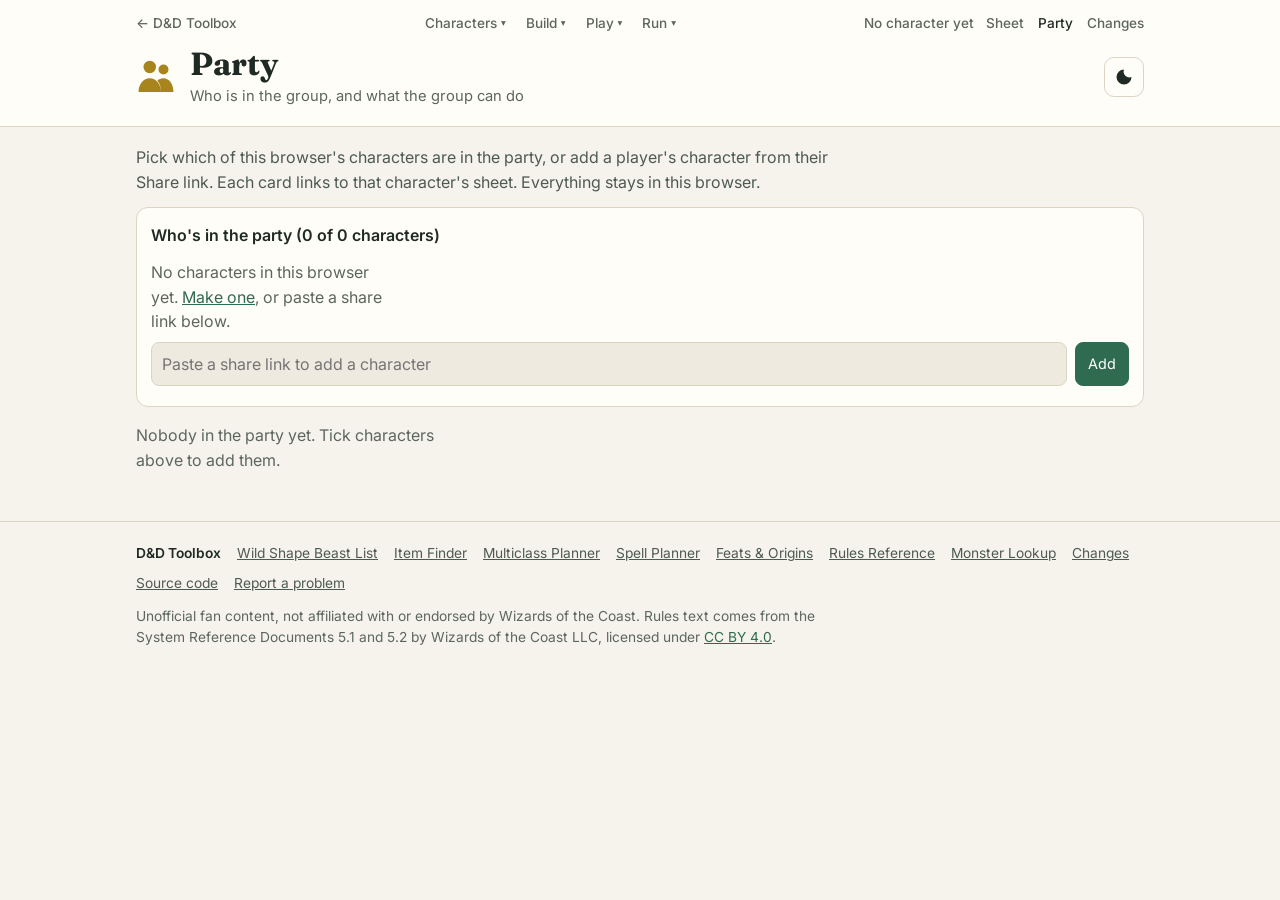
<file: site/party.html>
<!doctype html>
<html lang="en">
<head>
<meta charset="utf-8">
<meta name="viewport" content="width=device-width, initial-scale=1">
<title>Party · D&amp;D Toolbox</title>
<meta name="description" content="A D&amp;D 5e party dashboard: each member's level, HP, AC and spell DC, who can heal, who has the key utility spells, and the party's average level.">
<meta name="theme-color" content="#f6f3ec" media="(prefers-color-scheme: light)">
<meta name="theme-color" content="#12171a" media="(prefers-color-scheme: dark)">
<link rel="canonical" href="https://wernercd.github.io/dnd/party.html">
<meta property="og:type" content="website">
<meta property="og:site_name" content="D&amp;D Toolbox">
<meta property="og:title" content="Party · D&amp;D Toolbox">
<meta property="og:description" content="A D&amp;D 5e party dashboard: each member's level, HP, AC and spell DC, who can heal, who has the key utility spells, and the party's average level.">
<meta property="og:url" content="https://wernercd.github.io/dnd/party.html">
<meta property="og:image" content="https://wernercd.github.io/dnd/og.png">
<meta property="og:image:width" content="1200">
<meta property="og:image:height" content="630">
<meta name="twitter:card" content="summary_large_image">
<link rel="manifest" href="manifest.webmanifest">
<link rel="icon" href="icons/favicon-32.png" sizes="32x32" type="image/png">
<link rel="apple-touch-icon" href="icons/apple-touch-icon.png">
<link rel="preconnect" href="https://fonts.googleapis.com">
<link rel="preconnect" href="https://fonts.gstatic.com" crossorigin>
<link href="https://fonts.googleapis.com/css2?family=Fraunces:opsz,wght@9..144,500;9..144,700&family=Inter:wght@400;500;600&display=swap" rel="stylesheet">
<script>try{var t=localStorage.getItem('dnd.theme');if(t==='dark'||t==='light')document.documentElement.dataset.theme=t;}catch(e){}</script>
<link rel="stylesheet" href="styles.css?v=dev">
<link rel="stylesheet" href="sheet.css?v=dev">
</head>
<body class="party-page">
<header class="site-header">
  <div class="wrap hub-bar">
    <a href="./">&larr; D&amp;D Toolbox</a>
    <span class="char-pick" id="charPick"></span>
    <nav class="hub-nav" aria-label="Site">
      <a href="sheet.html">Sheet</a>
      <a href="party.html" aria-current="page">Party</a>
      <a href="changes.html">Changes</a>
    </nav>
  </div>
  <div class="wrap header-inner">
    <div class="brand">
      <svg class="logo" viewBox="0 0 32 32" aria-hidden="true"><path d="M11 13a5 5 0 1 1 0-10 5 5 0 0 1 0 10zM22 14a4 4 0 1 1 0-8 4 4 0 0 1 0 8zM2 28c0-6 4-11 9-11s9 5 9 11zM20 28c0-4-1-7-3-9 1-1 3-2 5-2 4 0 8 4 8 11z"/></svg>
      <div>
        <h1>Party</h1>
        <p class="tagline">Who is in the group, and what the group can do</p>
      </div>
    </div>
    <button id="themeBtn" class="icon-btn" type="button" aria-label="Toggle dark mode" title="Toggle dark mode">
      <svg viewBox="0 0 24 24" aria-hidden="true"><path d="M12 3a9 9 0 1 0 9 9 7 7 0 0 1-9-9z"/></svg>
    </button>
  </div>
</header>

<main class="wrap party" id="party">
  <noscript><p>The party page needs JavaScript, because your characters are stored in this browser.</p></noscript>
</main>

<footer class="site-footer">
  <div class="wrap">
    <ul class="foot-links">
      <li><a href="./" aria-current="page">D&amp;D Toolbox</a></li>
      <li><a href="https://wernercd.github.io/dnd-druid-wildshapes/">Wild Shape Beast List</a></li>
      <li><a href="https://wernercd.github.io/dnd-items/">Item Finder</a></li>
      <li><a href="https://wernercd.github.io/dnd-multiclass-planner/">Multiclass Planner</a></li>
      <li><a href="https://wernercd.github.io/dnd-magic/">Spell Planner</a></li>
      <li><a href="https://wernercd.github.io/dnd-feats/">Feats &amp; Origins</a></li>
      <li><a href="https://wernercd.github.io/dnd-rules/">Rules Reference</a></li>
      <li><a href="https://wernercd.github.io/dnd-monsters/">Monster Lookup</a></li>
      <li><a href="changes.html">Changes</a></li>
      <li><a href="https://github.com/WernerCD/dnd" rel="noopener">Source code</a></li>
      <li><a href="https://github.com/WernerCD/dnd/issues" rel="noopener">Report a problem</a></li>
    </ul>
    <p>Unofficial fan content, not affiliated with or endorsed by Wizards of the Coast. Rules text comes from the System Reference Documents 5.1 and 5.2 by Wizards of the Coast LLC, licensed under <a href="https://creativecommons.org/licenses/by/4.0/legalcode" rel="noopener">CC BY 4.0</a>.</p>
  </div>
</footer>
<script src="theme.js?v=dev"></script>
<script src="nav.js?v=dev"></script>
<script src="character.js?v=dev"></script>
<script src="chart.js?v=dev"></script>
<script src="party.js?v=dev"></script>
<script src="version.js?v=dev"></script>
<script src="offline.js?v=dev"></script>
<script src="motion.js?v=dev" defer></script>
<script src="ui.js?v=dev" defer></script>
</body>
</html>
</file>
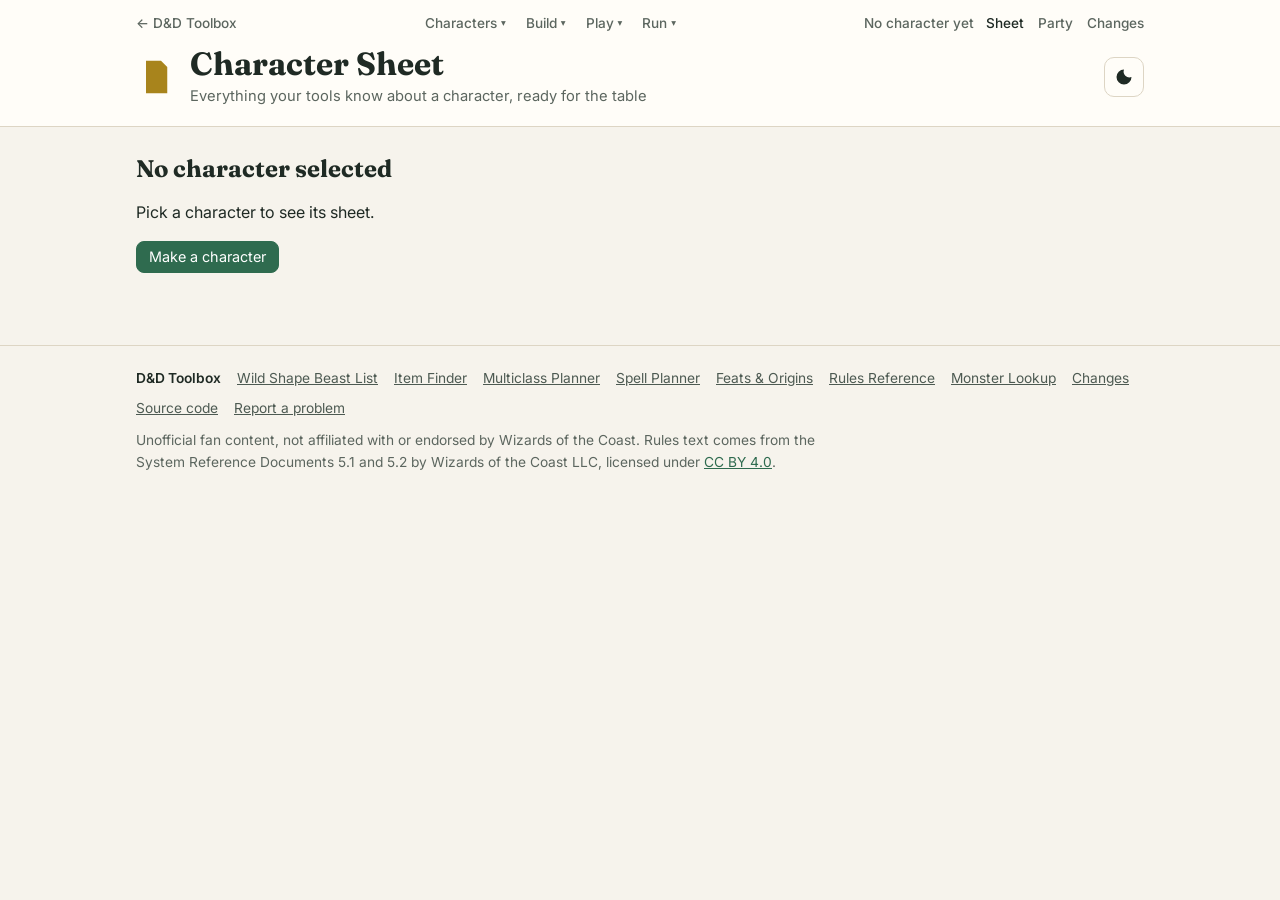
<file: site/sheet.html>
<!doctype html>
<html lang="en">
<head>
<meta charset="utf-8">
<meta name="viewport" content="width=device-width, initial-scale=1">
<title>Character Sheet · D&amp;D Toolbox</title>
<meta name="description" content="A one-page D&amp;D 5e character sheet for play at the table, built from your D&amp;D Toolbox plans: HP, spell slots, resources, spells, Wild Shape forms, feats and items, with short and long rest buttons.">
<meta name="theme-color" content="#f6f3ec" media="(prefers-color-scheme: light)">
<meta name="theme-color" content="#12171a" media="(prefers-color-scheme: dark)">
<link rel="canonical" href="https://wernercd.github.io/dnd/sheet.html">
<meta property="og:type" content="website">
<meta property="og:site_name" content="D&amp;D Toolbox">
<meta property="og:title" content="Character Sheet · D&amp;D Toolbox">
<meta property="og:description" content="A one-page D&amp;D 5e character sheet for play at the table, built from your D&amp;D Toolbox plans: HP, spell slots, resources, spells, Wild Shape forms, feats and items, with short and long rest buttons.">
<meta property="og:url" content="https://wernercd.github.io/dnd/sheet.html">
<meta property="og:image" content="https://wernercd.github.io/dnd/og.png">
<meta property="og:image:width" content="1200">
<meta property="og:image:height" content="630">
<meta name="twitter:card" content="summary_large_image">
<link rel="manifest" href="manifest.webmanifest">
<link rel="icon" href="icons/favicon-32.png" sizes="32x32" type="image/png">
<link rel="apple-touch-icon" href="icons/apple-touch-icon.png">
<link rel="preconnect" href="https://fonts.googleapis.com">
<link rel="preconnect" href="https://fonts.gstatic.com" crossorigin>
<link href="https://fonts.googleapis.com/css2?family=Fraunces:opsz,wght@9..144,500;9..144,700&family=Inter:wght@400;500;600&display=swap" rel="stylesheet">
<script>try{var t=localStorage.getItem('dnd.theme');if(t==='dark'||t==='light')document.documentElement.dataset.theme=t;}catch(e){}</script>
<script>window.SHEET_WANT=(function(){try{var m=/[?&]char=([^&#]+)/.exec(location.search);return m?decodeURIComponent(m[1]):null;}catch(e){return null;}})();</script>
<link rel="stylesheet" href="styles.css?v=dev">
<link rel="stylesheet" href="sheet.css?v=dev">
</head>
<body class="sheet-page">
<header class="site-header">
  <div class="wrap hub-bar">
    <a href="./">&larr; D&amp;D Toolbox</a>
    <span class="char-pick" id="charPick"></span>
    <nav class="hub-nav" aria-label="Site">
      <a href="sheet.html" aria-current="page">Sheet</a>
      <a href="party.html">Party</a>
      <a href="changes.html">Changes</a>
    </nav>
  </div>
  <div class="wrap header-inner">
    <div class="brand">
      <svg class="logo" viewBox="0 0 32 32" aria-hidden="true"><path d="M8 3h12l5 5v21H8z"/></svg>
      <div>
        <h1>Character Sheet</h1>
        <p class="tagline">Everything your tools know about a character, ready for the table</p>
      </div>
    </div>
    <button id="themeBtn" class="icon-btn" type="button" aria-label="Toggle dark mode" title="Toggle dark mode">
      <svg viewBox="0 0 24 24" aria-hidden="true"><path d="M12 3a9 9 0 1 0 9 9 7 7 0 0 1-9-9z"/></svg>
    </button>
  </div>
</header>

<main class="wrap sheet" id="sheet">
  <noscript><p>The character sheet needs JavaScript, because your characters are stored in this browser.</p></noscript>
</main>
<div class="sh-toast" id="shToast" role="status" aria-live="polite" hidden></div>

<footer class="site-footer">
  <div class="wrap">
    <ul class="foot-links">
      <li><a href="./" aria-current="page">D&amp;D Toolbox</a></li>
      <li><a href="https://wernercd.github.io/dnd-druid-wildshapes/">Wild Shape Beast List</a></li>
      <li><a href="https://wernercd.github.io/dnd-items/">Item Finder</a></li>
      <li><a href="https://wernercd.github.io/dnd-multiclass-planner/">Multiclass Planner</a></li>
      <li><a href="https://wernercd.github.io/dnd-magic/">Spell Planner</a></li>
      <li><a href="https://wernercd.github.io/dnd-feats/">Feats &amp; Origins</a></li>
      <li><a href="https://wernercd.github.io/dnd-rules/">Rules Reference</a></li>
      <li><a href="https://wernercd.github.io/dnd-monsters/">Monster Lookup</a></li>
      <li><a href="changes.html">Changes</a></li>
      <li><a href="https://github.com/WernerCD/dnd" rel="noopener">Source code</a></li>
      <li><a href="https://github.com/WernerCD/dnd/issues" rel="noopener">Report a problem</a></li>
    </ul>
    <p>Unofficial fan content, not affiliated with or endorsed by Wizards of the Coast. Rules text comes from the System Reference Documents 5.1 and 5.2 by Wizards of the Coast LLC, licensed under <a href="https://creativecommons.org/licenses/by/4.0/legalcode" rel="noopener">CC BY 4.0</a>.</p>
  </div>
</footer>
<script src="theme.js?v=dev"></script>
<script src="nav.js?v=dev"></script>
<script src="character.js?v=dev"></script>
<script src="sheet.js?v=dev"></script>
<script src="dice.js?v=dev"></script>
<script src="links.js?v=dev"></script>
<script src="version.js?v=dev"></script>
<script src="offline.js?v=dev"></script>
<script src="motion.js?v=dev" defer></script>
<script src="ui.js?v=dev" defer></script>
</body>
</html>
</file>
<file: site/styles.css>
:root {
  --src-s: 58%; --src-l: 40%; --src-bg: 94%;
  --bg: #f6f3ec;
  --surface: #fffdf8;
  --surface-2: #efeadf;
  --ink: #1f2a24;
  --ink-2: #4d5a52;
  --muted: #5c665f;
  --line: #ddd5c4;
  --accent: #2f6b4f;
  --accent-ink: #ffffff;
  --gold: #a8841c;
  --warn: #9a4b1c;
  --warn-bg: #f7e6d8;
  --chip: #e6efe9;
  --shadow: 0 1px 2px rgba(31, 42, 36, .06), 0 4px 16px rgba(31, 42, 36, .06);
  --radius: 12px;
  color-scheme: light;
}
@media (prefers-color-scheme: dark) {
  :root:not([data-theme="light"]) {
    --bg: #12171a;
    --surface: #1a2125;
    --surface-2: #222b30;
    --ink: #e8ece6;
    --ink-2: #b9c3bc;
    --muted: #8d9a93;
    --line: #2f3a3f;
    --accent: #6fbf95;
    --accent-ink: #0d1a13;
    --gold: #d9b84a;
    --warn: #f0a878;
    --warn-bg: #3a2a20;
    --chip: #233229;
    --shadow: 0 1px 2px rgba(0, 0, 0, .3), 0 4px 16px rgba(0, 0, 0, .25);
    color-scheme: dark;
  }
}
:root[data-theme="dark"] {
  --bg: #12171a;
  --surface: #1a2125;
  --surface-2: #222b30;
  --ink: #e8ece6;
  --ink-2: #b9c3bc;
  --muted: #8d9a93;
  --line: #2f3a3f;
  --accent: #6fbf95;
  --accent-ink: #0d1a13;
  --gold: #d9b84a;
  --warn: #f0a878;
  --warn-bg: #3a2a20;
  --chip: #233229;
  --shadow: 0 1px 2px rgba(0, 0, 0, .3), 0 4px 16px rgba(0, 0, 0, .25);
  color-scheme: dark;
}

* { box-sizing: border-box; }
[hidden] { display: none !important; }
html { -webkit-text-size-adjust: 100%; }
body { margin: 0; background: var(--bg); color: var(--ink); font: 16px/1.55 Inter, system-ui, sans-serif; }
h1, h2, h3 { font-family: Fraunces, Georgia, serif; line-height: 1.2; margin: 0; }
a { color: var(--accent); }
.wrap { max-width: 1040px; margin: 0 auto; padding: 0 16px; }
.icon-btn { border: 1px solid var(--line); background: var(--surface); color: var(--ink); border-radius: 10px; width: 40px; height: 40px; display: grid; place-items: center; cursor: pointer; flex: none; }
.icon-btn svg { width: 20px; height: 20px; fill: currentColor; }
.hero { padding: 40px 0 8px; }
.hero h2 { font-size: clamp(1.6rem, 4vw, 2.3rem); }
.hero p { color: var(--ink-2); max-width: 62ch; }
.tools { display: grid; grid-template-columns: repeat(auto-fill, minmax(280px, 1fr)); gap: 16px; margin: 14px 0 0; }
.jump { display: flex; flex-wrap: wrap; gap: 8px; margin: 14px 0 0; }
.jump a { display: inline-flex; align-items: center; min-height: 32px; padding: 4px 14px; border: 1px solid var(--line); border-radius: 999px; background: var(--surface); color: var(--ink-2); font-size: .9rem; font-weight: 500; text-decoration: none; }
.jump a:hover, .jump a:focus-visible { border-color: var(--accent); color: var(--accent); }
.group { margin: 34px 0 0; scroll-margin-top: 16px; }
.group-head { display: flex; flex-wrap: wrap; align-items: baseline; gap: 4px 14px; border-bottom: 1px solid var(--line); padding-bottom: 6px; }
.group-head h2 { font-size: 1.45rem; margin: 0; }
.group-head p { margin: 0; color: var(--muted); font-size: .92rem; }
.tool.soon { box-shadow: none; border-style: dashed; background: transparent; }
.tool.soon .ico { background: var(--surface-2); }
.tool.soon .ico svg { fill: var(--muted); }
.tool.soon .go { color: var(--muted); font-weight: 500; }
#characters { scroll-margin-top: 16px; }
.tool { display: flex; flex-direction: column; gap: 10px; background: var(--surface); border: 1px solid var(--line); border-radius: var(--radius); padding: 20px; box-shadow: var(--shadow); text-decoration: none; color: inherit; transition: transform .12s ease, border-color .12s ease; }
a.tool:hover, a.tool:focus-visible { transform: translateY(-2px); border-color: var(--accent); }
.tool .ico { width: 44px; height: 44px; border-radius: 12px; background: var(--chip); display: grid; place-items: center; }
.tool .ico svg { width: 26px; height: 26px; fill: var(--accent); }
.tool h3 { font-size: 1.25rem; }
.tool p { margin: 0; color: var(--ink-2); font-size: .95rem; }
.tool ul { margin: 0; padding-left: 18px; color: var(--ink-2); font-size: .9rem; }
.tool .go { margin-top: auto; font-weight: 600; color: var(--accent); }
.tool.soon { border-style: dashed; box-shadow: none; }
.tool.soon .go { color: var(--muted); font-weight: 500; }

/* hub Characters strip and Quick build card (the full page is characters.html + characters.css) */
.chars-strip .group-head .cs-open { margin-left: auto; font-weight: 600; font-size: .92rem; text-decoration: none; min-height: 24px; display: inline-flex; align-items: center; }
.chars-strip .group-head .cs-open:hover, .chars-strip .group-head .cs-open:focus-visible { text-decoration: underline; }
.cs-list { list-style: none; padding: 0; margin: 14px 0 0; display: grid; grid-template-columns: repeat(auto-fill, minmax(230px, 1fr)); gap: 10px; }
.cs-char { background: var(--surface); border: 1px solid var(--line); border-radius: var(--radius); padding: 10px 14px; display: flex; flex-direction: column; gap: 4px; min-width: 0; }
.cs-char.on { border-color: var(--accent); box-shadow: 0 0 0 1px var(--accent) inset; }
.cs-top { display: flex; align-items: center; gap: 8px; min-width: 0; }
.cs-top b { font-family: Fraunces, Georgia, serif; font-size: 1.05rem; overflow: hidden; text-overflow: ellipsis; white-space: nowrap; }
.cs-char .tag { font-size: .72rem; font-weight: 600; color: var(--accent-ink); background: var(--accent); border-radius: 999px; padding: 1px 8px; flex: none; }
.cs-sum { margin: 0; font-size: .86rem; color: var(--ink-2); overflow-wrap: anywhere; }
.cs-acts { display: flex; flex-wrap: wrap; gap: 4px 12px; align-items: center; font-size: .88rem; }
.cs-acts a { min-height: 24px; display: inline-flex; align-items: center; }
.cs-empty { color: var(--ink-2); background: var(--surface); border: 1px dashed var(--line); border-radius: var(--radius); padding: 14px 16px; grid-column: 1 / -1; }
.cs-empty p { margin: 0; }
.quick-card { border-color: var(--accent); }
.cc-form { display: grid; grid-template-columns: minmax(0, 1fr) minmax(0, 1fr); gap: 8px; margin: 0; }
.cc-form label { display: flex; flex-direction: column; gap: 2px; font-size: .78rem; color: var(--muted); min-width: 0; }
.cc-form .cc-name { grid-column: 1 / -1; }
.cc-form input, .cc-form select { font: inherit; font-size: .92rem; color: var(--ink); background: var(--surface-2); border: 1px solid var(--line); border-radius: 6px; padding: 4px 8px; min-height: 34px; width: 100%; }
.cc-form .btn { justify-content: center; min-height: 34px; align-self: end; }
.cc-msg { margin: 0; font-size: .85rem; color: var(--accent); min-height: 1.3em; }
.quick-card .go { text-decoration: none; }
.quick-card .go:hover, .quick-card .go:focus-visible { text-decoration: underline; }
.btn { justify-content: center; min-height: 34px; align-self: end; }
.cc-msg { margin: 0; font-size: .85rem; color: var(--accent); min-height: 1.3em; }
.char-card .go { text-decoration: none; }
.char-card .go:hover, .char-card .go:focus-visible { text-decoration: underline; }
.btn { display: inline-flex; align-items: center; min-height: 32px; padding: 4px 12px; border: 1px solid var(--line); border-radius: 8px; background: var(--surface-2); color: var(--ink); font: inherit; font-size: .9rem; text-decoration: none; cursor: pointer; }
.btn:hover, .btn:focus-visible { border-color: var(--accent); color: var(--accent); }
.btn.primary { background: var(--accent); border-color: var(--accent); color: var(--accent-ink); }
.btn.primary:hover, .btn.primary:focus-visible { color: var(--accent-ink); filter: brightness(1.08); }
button.link { background: none; border: 0; padding: 2px 0; min-height: 24px; color: var(--accent); font: inherit; font-size: .88rem; cursor: pointer; text-decoration: underline; }
button.link.danger { color: var(--warn); }
.muted { color: var(--muted); }
.small { font-size: .85rem; }
@media print { .cc-form, .cc-msg, .cs-acts, .jump, .tool.soon { display: none !important; } }

/* hub search (search.js) */
.hub-search { position: relative; max-width: 640px; margin: 18px 0 4px; }
.hs-label { display: block; font-weight: 600; font-size: .9rem; margin-bottom: 6px; }
.hs-box { position: relative; display: flex; align-items: center; }
.hs-box svg { position: absolute; left: 12px; width: 18px; height: 18px; fill: var(--muted); pointer-events: none; }
.hs-box input { width: 100%; min-height: 44px; padding: 8px 44px 8px 40px; border: 1px solid var(--line); border-radius: 10px; background: var(--surface); color: var(--ink); font: inherit; font-size: 1rem; }
.hs-box input:focus-visible { outline: 2px solid var(--accent); outline-offset: 1px; border-color: var(--accent); }
.hs-box kbd { position: absolute; right: 10px; font: inherit; font-size: .75rem; color: var(--muted); border: 1px solid var(--line); border-radius: 5px; padding: 0 6px; }
.hs-results { list-style: none; margin: 6px 0 0; padding: 6px; max-height: min(60vh, 460px); overflow-y: auto; background: var(--surface); border: 1px solid var(--line); border-radius: 10px; box-shadow: 0 8px 24px rgba(0, 0, 0, .14); position: absolute; left: 0; right: 0; z-index: 800; }
.hs-results a { display: grid; grid-template-columns: 1fr auto; gap: 0 12px; padding: 7px 10px; border-radius: 7px; color: var(--ink); text-decoration: none; }
.hs-results a:hover, .hs-results li[aria-selected="true"] a { background: var(--surface-2); }
.hs-results li[aria-selected="true"] a { outline: 2px solid var(--accent); outline-offset: -2px; }
.hs-n { font-weight: 600; }
.hs-t { grid-column: 1; font-size: .82rem; color: var(--muted); overflow: hidden; text-overflow: ellipsis; white-space: nowrap; }
.hs-s { grid-column: 2; grid-row: 1 / span 2; align-self: center; font-size: .78rem; color: var(--accent); white-space: nowrap; }
.hs-none { padding: 8px 10px; color: var(--muted); }
.hs-stat { font-size: .8rem; color: var(--muted); margin: 4px 0 0; min-height: 1.2em; }
.offline-row { margin: 14px 0 0; display: flex; flex-wrap: wrap; align-items: center; gap: 8px 12px; }
@media (max-width: 520px) { .hs-box kbd { display: none; } .hs-s { grid-column: 1; grid-row: auto; } }
@media print { .hub-search, .offline-row { display: none !important; } }
/* === dnd-shared v1.11 (canonical copy: WernerCD/dnd shared/dnd-shared.css) === */
/* Paste this block unchanged at the END of each site's styles.css. Do not edit it per site;
   change it in the hub repo and re-copy it to every site. It relies on the shared tokens
   (--bg, --surface, --surface-2, --ink, --ink-2, --muted, --line, --accent, --gold, --radius). */
.site-header { background: var(--surface); border-bottom: 1px solid var(--line); }
.hub-bar { display: flex; align-items: center; justify-content: space-between; gap: 12px; padding-top: 10px; font-size: .85rem; }
.hub-bar a { color: var(--muted); font-weight: 500; text-decoration: none; border-radius: 6px; display: inline-flex; align-items: center; min-height: 24px; }
.hub-bar a:hover, .hub-bar a:focus-visible { color: var(--accent); text-decoration: underline; }
.hub-bar a[aria-current="page"] { color: var(--ink); }
.hub-nav { display: flex; gap: 14px; }
.char-pick { margin-left: auto; display: inline-flex; align-items: center; min-height: 24px; color: var(--muted); }
.char-pick label { display: inline-flex; align-items: center; gap: 6px; }
.char-pick select { font: inherit; font-size: .85rem; color: var(--ink); background: var(--surface-2); border: 1px solid var(--line); border-radius: 6px; padding: 2px 6px; min-height: 26px; max-width: 46vw; }
@media (max-width: 520px) { .char-pick .char-lbl { display: none; } }
.char-pick .char-share { font: inherit; font-size: .8rem; color: var(--ink-2); background: none; border: 1px solid var(--line); border-radius: 6px; padding: 2px 8px; min-height: 26px; margin-left: 6px; cursor: pointer; }
.char-pick .char-share:hover, .char-pick .char-share:focus-visible { color: var(--accent); border-color: var(--accent); }
.char-import { position: fixed; top: 12px; left: 0; right: 0; margin: 0 auto; z-index: 1000; width: min(520px, calc(100vw - 32px)); background: var(--surface); color: var(--ink); border: 1px solid var(--accent); border-radius: var(--radius); box-shadow: 0 6px 24px rgba(0, 0, 0, .25); padding: 12px 14px; font-size: .92rem; }
.char-import p { margin: 0 0 10px; }
.char-import .ci-acts { display: flex; flex-wrap: wrap; gap: 8px; }
.char-import button { font: inherit; font-size: .88rem; min-height: 32px; padding: 4px 12px; border-radius: 8px; border: 1px solid var(--line); background: var(--surface-2); color: var(--ink); cursor: pointer; }
.char-import .ci-yes { background: var(--accent); border-color: var(--accent); color: var(--accent-ink); }
.hub-bar + .header-inner { padding-top: 8px; }
.header-inner { display: flex; align-items: center; justify-content: space-between; gap: 12px; padding-top: 18px; padding-bottom: 18px; }
.brand { display: flex; align-items: center; gap: 14px; min-width: 0; }
.brand .logo { width: 40px; height: 40px; fill: var(--gold); flex: none; }
.brand h1 { font-size: clamp(1.4rem, 3.5vw, 2rem); }
.brand h1 a { color: inherit; text-decoration: none; }
.tagline { margin: 2px 0 0; color: var(--muted); font-size: .92rem; }

.site-footer { border-top: 1px solid var(--line); margin-top: 40px; padding: 20px 0 36px; color: var(--muted); font-size: .86rem; }
.site-footer .foot-links { display: flex; flex-wrap: wrap; gap: 6px 16px; margin: 0 0 10px; padding: 0; list-style: none; }
.site-footer .foot-links a { color: var(--ink-2); display: inline-flex; align-items: center; min-height: 24px; }
.site-footer .foot-links a[aria-current="page"] { color: var(--ink); font-weight: 600; text-decoration: none; }
.site-footer p { margin: 6px 0; max-width: 80ch; }

.changes { padding-bottom: 8px; }
.changes > * { max-width: 780px; }
.changes h2 { font-size: 1.6rem; margin: 28px 0 4px; }
.changes .intro { color: var(--ink-2); margin: 0 0 8px; }
.change-day { margin: 22px 0 0; }
.change-day h3 { font-family: Inter, system-ui, sans-serif; font-size: .8rem; font-weight: 600; letter-spacing: .06em; text-transform: uppercase; color: var(--muted); border-bottom: 1px solid var(--line); padding-bottom: 4px; margin: 0 0 8px; }
.change-day ul { margin: 0; padding-left: 18px; }
.change-day li { margin: 6px 0; color: var(--ink-2); line-height: 1.5; }
.change-day li b { color: var(--ink); }
@media (max-width: 480px) { .hub-nav { gap: 10px; } .tagline { font-size: .85rem; } }
/* motion (ui.js) and charts (chart.js), v1.8 */
.ui-anim [data-reveal] > :not(.ui-in) { opacity: 0; }
[data-spot] { position: relative; isolation: isolate; }
[data-spot]::before { content: ""; position: absolute; inset: 0; border-radius: inherit; pointer-events: none; z-index: -1; opacity: 0; transition: opacity .25s ease;
  background: radial-gradient(240px circle at var(--mx, 50%) var(--my, 50%), color-mix(in srgb, var(--accent) 16%, transparent), transparent 70%); }
[data-spot]:hover::before { opacity: 1; }
.plot { --p1: #25875a; --p2: #6a5acd; --p3: #b07d10; --p-fill: 22%; }
@media (prefers-color-scheme: dark) { :root:not([data-theme="light"]) .plot { --p1: #3fa673; --p2: #9483e6; --p3: #b08822; --p-fill: 30%; } }
:root[data-theme="dark"] .plot { --p1: #3fa673; --p2: #9483e6; --p3: #b08822; --p-fill: 30%; }
.plot-fig { margin: 0; }
.plot-box { position: relative; width: 100%; }
.plot-box svg { display: block; width: 100%; height: auto; overflow: visible; touch-action: pan-y; }
.plot-box svg:focus-visible { outline: 2px solid var(--accent); outline-offset: 4px; border-radius: 6px; }
.plot-grid line { stroke: var(--line); stroke-width: 1; }
.plot-grid line.plot-base { stroke: var(--muted); }
.plot-tick { fill: var(--muted); font-size: 11px; font-variant-numeric: tabular-nums; }
.plot-axis { fill: var(--ink-2); font-size: 12px; }
.plot-line { fill: none; stroke-width: 2; stroke-linejoin: round; stroke-linecap: round; }
.plot-line.s1, .plot-dot.s1, .plot-bar.s1, .sw.s1 { stroke: var(--p1); color: var(--p1); }
.plot-line.s2, .plot-dot.s2, .sw.s2 { stroke: var(--p2); color: var(--p2); }
.plot-line.s2 { stroke-dasharray: 6 4; }
.plot-line.s3, .plot-dot.s3, .sw.s3 { stroke: var(--p3); color: var(--p3); }
.plot-line.s3 { stroke-dasharray: 2 4; }
.plot-bar.s1 { fill: var(--p1); stroke: none; }
.plot-stop1 { stop-color: var(--p1); stop-opacity: var(--p-fill); }
.plot-stop2 { stop-color: var(--p1); stop-opacity: 0; }
.plot-dl { fill: var(--ink-2); font-size: 11px; font-weight: 600; }
.plot-cross { stroke: var(--muted); stroke-width: 1; stroke-dasharray: 3 3; }
.plot-dot { fill: currentColor; stroke: var(--surface) !important; stroke-width: 2; }
.plot-tip { position: absolute; z-index: 2; pointer-events: none; min-width: 120px; max-width: 240px; background: var(--surface); color: var(--ink); border: 1px solid var(--line); border-radius: 8px; box-shadow: 0 4px 16px rgba(0, 0, 0, .14); padding: 6px 10px; font-size: .8rem; display: flex; flex-direction: column; gap: 2px; }
.plot-tip span, .plot-legend span { display: inline-flex; align-items: center; gap: 6px; color: var(--ink-2); }
.sw { display: inline-block; width: 14px; height: 0; border-top: 2px solid currentColor; }
.sw.s2 { border-top-style: dashed; } .sw.s3 { border-top-style: dotted; }
.plot-legend { display: flex; flex-wrap: wrap; gap: 4px 16px; margin: 0 0 6px; font-size: .82rem; }
.plot-sr { position: absolute; width: 1px; height: 1px; overflow: hidden; clip: rect(0 0 0 0); white-space: nowrap; }
.plot-table { margin-top: 6px; font-size: .82rem; color: var(--ink-2); }
.plot-table summary { cursor: pointer; color: var(--accent); min-height: 24px; display: inline-flex; align-items: center; }
.plot-tw { overflow-x: auto; max-height: 320px; overflow-y: auto; }
.plot-table table { border-collapse: collapse; margin-top: 6px; font-variant-numeric: tabular-nums; }
.plot-table caption { text-align: left; color: var(--muted); padding-bottom: 4px; }
.plot-table th, .plot-table td { border-bottom: 1px solid var(--line); padding: 3px 10px 3px 0; text-align: right; }
.plot-table th[scope="row"], .plot-table thead th:first-child { text-align: left; }
.ui-anim .plot-new .plot-line, .ui-anim .plot-new .plot-area { animation: plot-wipe .9s cubic-bezier(.22, 1, .36, 1) both; }
.ui-anim .plot-new .plot-dl { animation: plot-fade .4s .7s ease both; }
.ui-anim .plot-new .plot-bar { transform-box: fill-box; transform-origin: 50% 100%; animation: plot-grow .55s cubic-bezier(.22, 1, .36, 1) both; }
@keyframes plot-wipe { from { clip-path: inset(0 100% 0 0); } to { clip-path: inset(0 0 0 0); } }
@keyframes plot-fade { from { opacity: 0; } }
@keyframes plot-grow { from { transform: scaleY(0); } }
@media (prefers-reduced-motion: reduce) { [data-spot]::before { transition: none; } }
/* top-bar tool menu (nav.js), v1.9 */
.tool-menu { flex: 1 1 auto; display: flex; justify-content: center; position: relative; min-width: 0; }
.hub-bar.has-menu .char-pick { margin-left: 0; }
.tool-menu ul { list-style: none; margin: 0; padding: 0; }
.tm-groups { display: flex; gap: 2px; }
.tm-g { position: relative; }
.tm-btn, .tm-all { font: inherit; font-size: .85rem; font-weight: 500; color: var(--muted); background: none; border: 0; border-radius: 6px; padding: 3px 9px; min-height: 26px; cursor: pointer; display: inline-flex; align-items: center; gap: 4px; }
.tm-btn span, .tm-all span { font-size: .7em; }
.tm-btn:hover, .tm-btn:focus-visible, .tm-btn[aria-expanded="true"], .tm-all:hover, .tm-all:focus-visible { color: var(--accent); background: var(--surface-2); }
.tm-g.tm-cur > .tm-btn { color: var(--ink); }
.tm-list { display: none; position: absolute; top: calc(100% + 4px); left: 50%; transform: translateX(-50%); z-index: 900; min-width: 190px; background: var(--surface); border: 1px solid var(--line); border-radius: 10px; box-shadow: 0 8px 24px rgba(0, 0, 0, .16); padding: 6px; }
.tm-btn[aria-expanded="true"] + .tm-list { display: block; }
.tm-list a { display: flex; align-items: center; min-height: 32px; padding: 4px 10px; border-radius: 6px; color: var(--ink-2); text-decoration: none; white-space: nowrap; font-size: .9rem; }
.tm-list a:hover, .tm-list a:focus-visible { background: var(--surface-2); color: var(--accent); }
.tm-list a[aria-current="page"] { color: var(--ink); font-weight: 600; }
.tm-all { display: none; }
@media (max-width: 720px) {
  .hub-bar.has-menu { position: relative; flex-wrap: wrap; row-gap: 6px; }
  .hub-bar.has-menu .tool-menu { position: static; flex: 0 0 auto; order: 1; }
  .hub-bar.has-menu .hub-nav { order: 2; margin-left: auto; }
  .hub-bar.has-menu .char-pick { order: 3; flex: 1 1 100%; white-space: nowrap; }
  .tm-all { display: inline-flex; }
  .tm-groups { display: none; position: absolute; top: 36px; left: 16px; right: 16px; z-index: 900; width: auto; max-width: 340px; flex-direction: column; gap: 6px; background: var(--surface); border: 1px solid var(--line); border-radius: 10px; box-shadow: 0 8px 24px rgba(0, 0, 0, .16); padding: 8px; }
  .tool-menu.open .tm-groups { display: flex; }
  .tm-btn { pointer-events: none; color: var(--muted); font-size: .75rem; letter-spacing: .05em; text-transform: uppercase; padding: 2px 10px; }
  .tm-btn span { display: none; }
  .tm-list, .tm-btn[aria-expanded="true"] + .tm-list { display: block; position: static; transform: none; box-shadow: none; border: 0; padding: 0; min-width: 0; }
}
/* stat blocks (statblock.js) */
.dsb { border-top: 3px solid var(--gold); border-bottom: 3px solid var(--gold); padding: 10px 0; line-height: 1.45; }
.dsb p { margin: 3px 0; }
.dsb-head { margin-bottom: 6px; }
.dsb-name { font-family: Fraunces, Georgia, serif; font-size: 1.35rem; margin: 0; }
.dsb-type { color: var(--muted); font-style: italic; margin: 0; }
.dsb-abil { display: grid; grid-template-columns: repeat(6, 1fr); text-align: center; gap: 4px; margin: 8px 0; padding: 8px 0; border-top: 1px solid var(--line); border-bottom: 1px solid var(--line); }
.dsb-abil div { background: var(--surface-2); border-radius: 6px; padding: 4px 0; font-size: .85rem; }
.dsb-abil b { display: block; font-size: .7rem; letter-spacing: .06em; color: var(--muted); }
.dsb-mod { color: var(--ink-2); }
.dsb-sv { display: block; font-size: .72rem; color: var(--muted); }
.dsb-sec { font-family: Fraunces, Georgia, serif; font-size: 1.05rem; font-weight: 600; color: var(--gold); border-bottom: 1px solid var(--line); margin: 12px 0 6px; padding-bottom: 2px; }
.dsb-blk { margin: 6px 0; }
.dsb-blk > b { font-style: italic; }
.dsb ul { margin: 4px 0; padding-left: 20px; }
.dsb ul li { margin: 2px 0; }
.dsb-src { font-size: .78rem; color: var(--muted); margin-top: 10px !important; }
.dsb.mini { font-size: .84rem; border-width: 2px; padding: 8px 0; }
.dsb.mini .dsb-abil div { font-size: .76rem; }
.dsb.mini .dsb-sec { font-size: .95rem; margin: 8px 0 4px; }
@media (max-width: 520px) { .dsb-abil { grid-template-columns: repeat(3, 1fr); } }
/* dice (dice.js) and cross-links (links.js), v1.11 */
.dd-roll { color: var(--accent); cursor: pointer; border-bottom: 1px dashed currentColor; border-radius: 3px; white-space: nowrap; }
.dd-roll:hover { background: color-mix(in srgb, var(--accent) 14%, transparent); }
.dd-roll:focus-visible { outline: 2px solid var(--accent); outline-offset: 1px; }
a.dlx { color: inherit; text-decoration: underline dotted; text-underline-offset: 3px; text-decoration-color: color-mix(in srgb, var(--accent) 70%, transparent); }
a.dlx:hover, a.dlx:focus-visible { color: var(--accent); text-decoration-style: solid; }
.dd-tray { position: fixed; right: 16px; bottom: 16px; z-index: 900; width: min(320px, calc(100vw - 32px)); max-height: calc(100vh - 32px); overflow: auto; background: var(--surface); color: var(--ink); border: 1px solid var(--line); border-top: 3px solid var(--gold); border-radius: 12px; box-shadow: 0 10px 30px rgba(0, 0, 0, .28); padding: 10px 14px 12px; font-size: .9rem; }
.dd-tray[hidden] { display: none; }
.dd-head { display: flex; justify-content: space-between; align-items: center; }
.dd-head b { font-family: Fraunces, Georgia, serif; font-size: 1rem; color: var(--gold); }
.dd-x { font: inherit; font-size: 1.3rem; line-height: 1; background: none; border: 0; color: var(--muted); cursor: pointer; min-width: 32px; min-height: 32px; border-radius: 6px; }
.dd-x:hover, .dd-x:focus-visible { color: var(--ink); background: var(--surface-2); }
.dd-last p { margin: 4px 0; }
.dd-lbl { color: var(--ink-2); font-weight: 600; }
.dd-res { display: flex; align-items: baseline; gap: 10px; }
.dd-total { font-family: Fraunces, Georgia, serif; font-size: 2.2rem; font-weight: 700; line-height: 1.1; color: var(--ink); }
.dd-expr, .dd-parts, .dd-sub, .dd-hint { color: var(--muted); }
.dd-nat { font-weight: 600; padding: 0 6px; border-radius: 6px; }
.dd-nat.hi { color: var(--accent-ink); background: var(--accent); }
.dd-nat.lo { color: var(--warn); background: var(--warn-bg); }
.dd-advdis { display: flex; flex-wrap: wrap; gap: 2px 14px; }
.dd-advdis b { color: var(--ink); }
.dd-free { display: flex; gap: 6px; margin: 8px 0 6px; }
.dd-free input { flex: 1; min-width: 0; font: inherit; color: var(--ink); background: var(--surface-2); border: 1px solid var(--line); border-radius: 8px; padding: 4px 8px; min-height: 32px; }
.dd-btn { font: inherit; font-size: .85rem; min-height: 32px; padding: 2px 10px; border-radius: 8px; border: 1px solid var(--line); background: var(--surface-2); color: var(--ink); cursor: pointer; }
.dd-btn:hover, .dd-btn:focus-visible { border-color: var(--accent); color: var(--accent); }
.dd-quick { display: flex; flex-wrap: wrap; gap: 4px; }
.dd-quick .dd-btn { padding: 2px 8px; }
.dd-link { font: inherit; background: none; border: 0; padding: 0; color: var(--accent); text-decoration: underline; cursor: pointer; min-height: 24px; }
.dd-more { margin-top: 8px; }
.dd-more summary { cursor: pointer; color: var(--ink-2); min-height: 24px; }
.dd-log { list-style: none; margin: 6px 0; padding: 0; max-height: 220px; overflow: auto; }
.dd-log li { padding: 3px 0; border-bottom: 1px solid var(--line); }
.dd-lv { display: inline-block; min-width: 2.2em; font-weight: 700; color: var(--ink); }
.dd-le, .dd-ad { color: var(--muted); font-size: .84rem; }
.dd-sr { position: absolute; width: 1px; height: 1px; overflow: hidden; clip: rect(0 0 0 0); white-space: nowrap; }
/* print: paper-friendly, no chrome. Sites add their own rules to hide tool controls. */
@media print {
  :root, :root:not([data-theme="light"]), :root[data-theme="dark"] { --bg: #fff; --surface: #fff; --surface-2: #f3f3f3; --ink: #000; --ink-2: #222; --muted: #555; --line: #bbb; --shadow: none; --accent: #2f6b4f; --accent-ink: #ffffff; --gold: #a8841c; --warn: #9a4b1c; --warn-bg: #f7e6d8; --chip: #e6efe9; color-scheme: light; }
  body { background: #fff; }
  .hub-bar, .tool-menu, .char-pick, .char-import, .plot-tip, .plot-table summary, #themeBtn, .site-footer .foot-links, button, dialog::backdrop, .dd-tray { display: none !important; }
  .dd-roll { color: inherit; border: 0; }
  .site-header { border-bottom: 1px solid #000; }
  a { color: inherit; text-decoration: none; }
  .card, .change-day li, .statblock, .dsb { break-inside: avoid; }
  .ui-anim [data-reveal] > * { opacity: 1 !important; }
  .plot-fig { break-inside: avoid; }
}
/* === end dnd-shared v1.11 === */
</file>
<file: site/characters.css>
/* D&D Toolbox hub: Characters page (characters.html). Uses the tokens and .btn / button.link from styles.css. */
.chars-main { padding-bottom: 40px; }
.cp-intro { padding: 26px 0 4px; }
.cp-intro p { color: var(--ink-2); max-width: 780px; margin: 0 0 12px; }
.cp-sec { margin: 26px 0 0; scroll-margin-top: 16px; }
.cp-head { display: flex; flex-wrap: wrap; align-items: center; justify-content: space-between; gap: 10px 16px; margin-bottom: 10px; }
.cp-sec h2 { font-size: 1.45rem; }
.cp-count { font-family: Inter, system-ui, sans-serif; font-size: .95rem; font-weight: 500; color: var(--muted); }
.cp-msg { min-height: 1.4em; margin: 0 0 8px; color: var(--accent); font-size: .92rem; }
.cp-card { background: var(--surface); border: 1px solid var(--line); border-radius: var(--radius); padding: 18px; box-shadow: var(--shadow); }
.cp-card > h2 { margin-bottom: 6px; }
.cp-card > p { color: var(--ink-2); margin: 0 0 12px; }
code { font-size: .88em; background: var(--surface-2); border-radius: 4px; padding: 0 4px; overflow-wrap: anywhere; }

/* character cards */
.char-list { list-style: none; padding: 0; margin: 0; display: grid; grid-template-columns: repeat(auto-fill, minmax(290px, 1fr)); gap: 12px; }
.char { background: var(--surface); border: 1px solid var(--line); border-radius: var(--radius); padding: 14px 16px; display: flex; flex-direction: column; gap: 8px; min-width: 0; }
.char.on { border-color: var(--accent); box-shadow: 0 0 0 1px var(--accent) inset; }
.char.flash { animation: cp-flash 1.6s ease-out; }
@keyframes cp-flash { 0% { background: var(--chip); } 100% { background: var(--surface); } }
@media (prefers-reduced-motion: reduce) { .char.flash { animation: none; } }
.char-head { display: flex; align-items: center; gap: 8px; }
.char-head h3 { font-size: 1.15rem; margin: 0; overflow-wrap: anywhere; }
.char .tag { font-size: .75rem; font-weight: 600; color: var(--accent-ink); background: var(--accent); border-radius: 999px; padding: 1px 8px; flex: none; }
.char-sum { margin: 0; color: var(--ink-2); font-size: .92rem; }
.char-ab { margin: 0; display: flex; flex-wrap: wrap; gap: 4px 10px; font-size: .82rem; color: var(--ink-2); font-variant-numeric: tabular-nums; }
.char-ab b { font-weight: 600; color: var(--muted); font-size: .74rem; letter-spacing: .03em; }
.cp-from { font-size: .8rem; color: var(--muted); }
.char-tools, .char-acts, .char-io { display: flex; flex-wrap: wrap; gap: 6px 10px; align-items: center; }
.char-tools .btn { min-height: 30px; padding: 3px 10px; font-size: .86rem; }
.char-acts { margin-top: auto; padding-top: 2px; }
.char-list .empty { color: var(--muted); padding: 8px 0; grid-column: 1 / -1; }

/* editor */
.editor fieldset { border: 0; padding: 0; margin: 16px 0 0; min-width: 0; }
.editor legend { font-family: Fraunces, Georgia, serif; font-size: 1.05rem; font-weight: 700; padding: 0; margin-bottom: 8px; }
.editor legend .warn, #edLvl.warn { color: var(--warn); }
.ed-row, .cls-row, .imp-row { display: flex; flex-wrap: wrap; gap: 10px; align-items: flex-end; }
.cls-row { padding: 8px 0; border-bottom: 1px dashed var(--line); }
.cls-row:last-child { border-bottom: 0; }
.editor label, .imp-row label, .file-pick { display: flex; flex-direction: column; gap: 3px; font-size: .82rem; color: var(--muted); min-width: 0; }
.editor input, .editor select, .imp-row input, .imp-paste textarea {
  font: inherit; font-size: .95rem; color: var(--ink); background: var(--surface-2); border: 1px solid var(--line); border-radius: 6px; padding: 5px 8px; min-height: 36px; max-width: 100%;
}
.editor input:focus-visible, .editor select:focus-visible, .imp-row input:focus-visible, .imp-paste textarea:focus-visible { outline: 2px solid var(--accent); outline-offset: 1px; border-color: var(--accent); }
.f-name { flex: 1 1 220px; }
.f-name input { width: 100%; }
.f-grow { flex: 1 1 180px; }
.f-grow input { width: 100%; }
.f-lvl input { width: 72px; }
.cls-del { align-self: center; margin-bottom: 4px; }
#edAddCls { margin-top: 6px; }
.ed-acts { display: flex; flex-wrap: wrap; gap: 10px; align-items: center; margin-top: 18px; }
.ed-acts .btn { min-height: 38px; }

.seg { display: inline-flex; flex-wrap: wrap; border: 1px solid var(--line); border-radius: 10px; padding: 3px; gap: 3px; background: var(--surface-2); max-width: 100%; }
.seg button { font: inherit; font-size: .88rem; border: 0; background: none; color: var(--ink-2); border-radius: 7px; padding: 5px 12px; min-height: 32px; cursor: pointer; }
.seg button[aria-checked="true"], .seg button[aria-selected="true"] { background: var(--surface); color: var(--ink); box-shadow: 0 1px 3px rgba(0, 0, 0, .12); font-weight: 600; }
.seg button:focus-visible { outline: 2px solid var(--accent); outline-offset: 1px; }
#abHelp { margin: 8px 0; }
.ab-grid { display: grid; grid-template-columns: repeat(6, minmax(0, 1fr)); gap: 8px; }
.ab-cell { display: flex; flex-direction: column; align-items: center; gap: 5px; background: var(--surface-2); border: 1px solid var(--line); border-radius: 10px; padding: 8px 4px; min-width: 0; }
.ab-name { font-size: .76rem; font-weight: 600; letter-spacing: .05em; color: var(--muted); }
.ab-cell input[type=number] { width: 100%; max-width: 64px; text-align: center; background: var(--surface); }
.ab-cell select { width: 100%; max-width: 70px; background: var(--surface); text-align: center; }
.ab-bonus { align-items: center; font-size: .72rem !important; }
.ab-bonus input { max-width: 52px !important; min-height: 30px !important; padding: 2px 4px !important; }
.ab-fin { font-size: .92rem; font-variant-numeric: tabular-nums; }
.ab-fin b { font-size: 1.05rem; }
.ab-mod { color: var(--muted); }
.stepper { display: inline-flex; align-items: center; gap: 2px; }
.stepper button { font: inherit; width: 30px; height: 30px; border: 1px solid var(--line); border-radius: 6px; background: var(--surface); color: var(--ink); cursor: pointer; padding: 0; }
.stepper button:disabled { opacity: .4; cursor: default; }
.stepper output { min-width: 24px; text-align: center; font-weight: 600; font-variant-numeric: tabular-nums; }
.ab-left { grid-column: 1 / -1; margin: 2px 0 0; font-size: .9rem; }
.ab-note { margin: 8px 0 0; color: var(--warn); min-height: 0; }
.ab-note:empty { display: none; }
@media (max-width: 640px) { .ab-grid { grid-template-columns: repeat(3, minmax(0, 1fr)); } }

/* import */
.imp-src { margin-bottom: 14px; }
.imp-pane > p { color: var(--ink-2); margin: 0 0 10px; }
.steps { margin: 0 0 10px; padding-left: 20px; color: var(--ink-2); }
.steps li { margin: 2px 0; }
.imp-row .btn { min-height: 36px; }
.imp-err { color: var(--warn); background: var(--warn-bg); border-radius: 8px; padding: 8px 10px; margin: 10px 0 0; font-size: .9rem; }
.imp-paste { margin-top: 12px; }
.imp-paste summary, .imp-about summary { cursor: pointer; font-weight: 600; min-height: 24px; }
.imp-paste textarea { width: 100%; min-height: 90px; font-family: ui-monospace, Consolas, monospace; font-size: .82rem; resize: vertical; margin: 6px 0 8px; display: block; }
#ddbOpen[aria-disabled="true"] { color: var(--muted); }
.file-pick input { font-size: .9rem; color: var(--ink); max-width: 100%; }
.preview { margin-top: 18px; border: 1px solid var(--accent); border-radius: var(--radius); padding: 14px 16px; background: var(--bg); }
.preview:focus { outline: none; }
.preview h3 { font-size: 1.15rem; margin-bottom: 6px; }
.pv-title { margin: 0 0 2px; }
.pv-title + .muted { margin: 0 0 10px; }
.pv-ab { display: grid; grid-template-columns: repeat(6, minmax(0, 1fr)); gap: 6px; margin-bottom: 12px; }
.pv-ab span { display: flex; flex-direction: column; align-items: center; background: var(--surface); border: 1px solid var(--line); border-radius: 8px; padding: 4px 2px; font-size: 1.05rem; font-weight: 600; font-variant-numeric: tabular-nums; }
.pv-ab b { font-size: .7rem; letter-spacing: .05em; color: var(--muted); font-weight: 600; }
.pv-ab i { font-style: normal; font-size: .8rem; font-weight: 400; color: var(--muted); }
.pv-grid { display: grid; grid-template-columns: repeat(auto-fill, minmax(180px, 1fr)); gap: 8px 16px; margin: 0; }
.pv-grid .wide { grid-column: 1 / -1; }
.pv-grid dt { font-size: .76rem; color: var(--muted); }
.pv-grid dd { margin: 0; font-size: .95rem; overflow-wrap: anywhere; }
.pv-grid details summary { cursor: pointer; color: var(--accent); width: max-content; min-height: 24px; }
.pv-grid details p { margin: 4px 0 0; }
.pv-warn { margin: 12px 0 0; padding: 0; list-style: none; }
.pv-warn:empty { display: none; }
.pv-warn li { color: var(--ink); background: var(--warn-bg); border-left: 3px solid var(--warn); border-radius: 6px; padding: 6px 10px; margin: 6px 0 0; font-size: .88rem; }
.pv-match fieldset { border: 0; padding: 0; margin: 14px 0 0; }
.pv-match legend { font-size: .95rem; margin-bottom: 6px; }
.pv-match label { display: flex; align-items: center; gap: 8px; min-height: 30px; font-size: .95rem; }
.pv-match input { width: 18px; height: 18px; accent-color: var(--accent); }
.imp-about { margin-top: 18px; border-top: 1px solid var(--line); padding-top: 12px; font-size: .92rem; color: var(--ink-2); }
.imp-about ul { margin: 8px 0 0; padding-left: 18px; }
.imp-about li { margin: 4px 0; }

@media (max-width: 520px) {
  .cp-card { padding: 14px; }
  .pv-ab { grid-template-columns: repeat(3, minmax(0, 1fr)); }
  .imp-row .btn { flex: 1 0 auto; justify-content: center; }
}
@media print {
  .cp-intro .jump, .char-io, .char-tools, .char-acts, #edit, #import, .cp-msg { display: none !important; }
  .char { break-inside: avoid; }
}
</file>
<file: site/sheet.css>
/* D&D Toolbox: Character Sheet and Party pages (sheet.html, party.html). Loaded only by those two pages,
   after styles.css, and uses only the shared tokens. */
.sr { position: absolute; width: 1px; height: 1px; overflow: hidden; clip: rect(0 0 0 0); white-space: nowrap; }
.print-only { display: none; }
.warn { color: var(--warn); }
.sheet, .party { padding-top: 18px; padding-bottom: 8px; }
/* these pages have three nav links (Sheet, Party, Changes) next to the character picker: wrap them on phones */
@media (max-width: 600px) { .sheet-page .hub-bar, .party-page .hub-bar { flex-wrap: wrap; row-gap: 4px; } .sheet-page .hub-nav, .party-page .hub-nav { flex-basis: 100%; justify-content: flex-end; } }

/* top block */
.sh-top { display: flex; flex-wrap: wrap; gap: 10px 24px; align-items: flex-end; justify-content: space-between; margin: 0 0 14px; }
.sh-id h2 { font-size: clamp(1.6rem, 6vw, 2.3rem); }
.sh-cls { margin: 4px 0 0; color: var(--ink-2); font-size: .95rem; }
.sh-stats { display: flex; flex-wrap: wrap; gap: 8px; margin: 0; }
.sh-stats > div { background: var(--surface); border: 1px solid var(--line); border-radius: 10px; padding: 4px 12px; min-width: 64px; text-align: center; }
.sh-stats dt { font-size: .7rem; letter-spacing: .05em; text-transform: uppercase; color: var(--muted); }
.sh-stats dd { margin: 0; font-weight: 600; font-variant-numeric: tabular-nums; }
.sh-note { margin: 8px 0 0; font-size: .82rem; color: var(--muted); }
.sh-note.warn { color: var(--warn); }
.sh-top .sh-note { flex-basis: 100%; }

/* cards */
.sh-grid { display: grid; grid-template-columns: 1fr; gap: 12px; }
@media (min-width: 760px) { .sh-grid { grid-template-columns: repeat(2, minmax(0, 1fr)); } .sh-card.wide { grid-column: 1 / -1; } }
@media (min-width: 1000px) { .sh-grid { grid-template-columns: repeat(3, minmax(0, 1fr)); } .sh-card.wide { grid-column: span 3; } .sh-card.sh-spells, .sh-card.sh-feats { grid-column: span 2; } }
.sh-card { background: var(--surface); border: 1px solid var(--line); border-radius: var(--radius); padding: 12px 14px; box-shadow: var(--shadow); min-width: 0; }
.sh-ch { display: flex; flex-wrap: wrap; align-items: baseline; justify-content: space-between; gap: 2px 10px; margin: 0 0 8px; }
.sh-ch h3 { font-size: 1.12rem; }
.sh-srcs { display: inline-flex; flex-wrap: wrap; gap: 0 12px; }
.sh-src { font-size: .8rem; color: var(--muted); display: inline-flex; align-items: center; min-height: 24px; }
.sh-src:hover, .sh-src:focus-visible { color: var(--accent); }
.sh-card h4 { font-family: Inter, system-ui, sans-serif; font-size: .74rem; font-weight: 600; letter-spacing: .06em; text-transform: uppercase; color: var(--muted); margin: 12px 0 6px; }
.sh-card h4:first-child { margin-top: 0; }
.sh-card h5 { font-family: Inter, system-ui, sans-serif; font-size: .8rem; font-weight: 600; color: var(--ink-2); margin: 8px 0 4px; }
.sh-card p { margin: 6px 0; }
.sh-missing { color: var(--muted); font-size: .9rem; border: 1px dashed var(--line); border-radius: 8px; padding: 8px 10px; }
.sh-missing a { display: inline-flex; align-items: center; min-height: 24px; }
.sh-row { display: flex; flex-wrap: wrap; align-items: center; gap: 6px 12px; margin: 10px 0 0; }
.sh-lbl { font-size: .85rem; font-weight: 600; color: var(--ink-2); }
.sh-pipset { display: flex; flex-wrap: wrap; gap: 6px 14px; }
.pipgrp { display: inline-flex; align-items: center; gap: 6px; font-size: .82rem; color: var(--ink-2); }
.slot-c { font-size: .8rem; color: var(--muted); font-variant-numeric: tabular-nums; font-weight: 500; }
.tag.soft { font-size: .72rem; border: 1px solid var(--line); border-radius: 999px; padding: 0 7px; color: var(--muted); margin-left: 6px; }

/* pips: big enough to tap at the table */
.pips { display: inline-flex; flex-wrap: wrap; gap: 4px; }
.pip { width: 30px; height: 30px; border-radius: 50%; border: 2px solid var(--accent); background: transparent; padding: 0; cursor: pointer; flex: none; }
.pip.on { background: var(--accent); }
.pip:focus-visible { outline: 2px solid var(--ink); outline-offset: 2px; }
.fail .pip { border-color: var(--warn); }
.fail .pip.on { background: var(--warn); }
@media (pointer: coarse) { .pip { width: 34px; height: 34px; } }

/* hit points */
.hp-row { display: flex; align-items: baseline; justify-content: space-between; gap: 10px; }
.hp-big { font-family: Fraunces, Georgia, serif; font-variant-numeric: tabular-nums; }
.hp-cur { font-size: 2.6rem; font-weight: 700; line-height: 1; }
.hp-max { font-size: 1.2rem; color: var(--muted); }
.hp-temp { font-size: .9rem; color: var(--muted); }
.hp-temp.on { color: var(--accent); }
.hp-temp b { font-size: 1.2rem; }
.hp-bar { height: 8px; border-radius: 999px; background: var(--surface-2); overflow: hidden; margin: 8px 0 10px; }
.hp-bar i { display: block; height: 100%; background: var(--accent); border-radius: inherit; transition: width .3s ease; }
.hp-bar.low i { background: var(--warn); }
.hp-ctl { display: grid; grid-template-columns: repeat(3, minmax(0, 1fr)); gap: 8px; }
.hp-ctl input { grid-column: 1 / -1; }
.sheet input, .sheet select, .party input, .party select { font: inherit; font-size: 1rem; color: var(--ink); background: var(--surface-2); border: 1px solid var(--line); border-radius: 8px; padding: 6px 10px; min-height: 44px; min-width: 0; }
.hp-ctl .btn, .rest .btn { min-height: 44px; justify-content: center; font-size: .95rem; }
.btn.dmg { color: var(--warn); }
.btn.heal { color: var(--accent); }
.hp-setmax { display: flex; flex-wrap: wrap; align-items: center; gap: 6px 12px; margin-top: 10px; }
.hp-setmax label { display: inline-flex; align-items: center; gap: 8px; font-size: .9rem; }
.hp-setmax input { width: 90px; }
.ds.down { background: var(--warn-bg); border-radius: 8px; padding: 6px 8px; }
.rest { display: grid; grid-template-columns: 1fr 1fr; gap: 8px; margin-top: 14px; }
.btn.sq { min-width: 40px; min-height: 40px; justify-content: center; font-size: 1.1rem; padding: 0 8px; }

/* conditions */
.chips { display: flex; flex-wrap: wrap; gap: 6px; }
.chip { font: inherit; font-size: .85rem; min-height: 36px; padding: 4px 12px; border-radius: 999px; border: 1px solid var(--line); background: var(--surface-2); color: var(--ink-2); cursor: pointer; }
.chip.on { background: var(--warn-bg); border-color: var(--warn); color: var(--warn); font-weight: 600; }
.chip:focus-visible { outline: 2px solid var(--accent); outline-offset: 2px; }
.chipw { display: inline-flex; align-items: center; gap: 2px; }
.rule-link { display: inline-grid; place-items: center; width: 24px; height: 24px; border-radius: 50%; font-size: .72rem; font-weight: 700; color: var(--muted); text-decoration: none; border: 1px solid var(--line); vertical-align: middle; }
.rule-link:hover, .rule-link:focus-visible { color: var(--accent); border-color: var(--accent); }
a.mk { cursor: pointer; }
.exh { display: inline-flex; align-items: center; gap: 8px; }
.exh-n { min-width: 1.4em; text-align: center; font-size: 1.15rem; font-variant-numeric: tabular-nums; }
.exh-t { font-size: .85rem; flex-basis: 100%; }
#concSel { flex: 1 1 160px; }

/* abilities */
.abil { display: grid; grid-template-columns: repeat(3, minmax(0, 1fr)); gap: 6px; }
@media (min-width: 560px) and (max-width: 759px) { .abil { grid-template-columns: repeat(6, minmax(0, 1fr)); } }
.ab { display: flex; flex-direction: column; align-items: center; border: 1px solid var(--line); border-radius: 10px; padding: 6px 4px; background: var(--surface-2); }
.ab-n { font-size: .72rem; font-weight: 600; letter-spacing: .06em; color: var(--muted); }
.ab-m { font-family: Fraunces, Georgia, serif; font-size: 1.5rem; line-height: 1.1; }
.ab-s { font-size: .8rem; color: var(--ink-2); }
.ab-sv { font-size: .75rem; color: var(--muted); margin-top: 2px; white-space: nowrap; }
.ab-sv.prof { color: var(--accent); font-weight: 600; }

/* spellcasting */
.sh-dc { display: flex; flex-wrap: wrap; gap: 8px; margin: 0 0 10px; }
.sh-dc > div { border: 1px solid var(--line); border-radius: 10px; padding: 4px 12px; background: var(--surface-2); }
.sh-dc dt { font-size: .72rem; color: var(--muted); text-transform: uppercase; letter-spacing: .05em; }
.sh-dc dd { margin: 0; }
.slot { display: flex; align-items: center; gap: 8px; margin: 4px 0; }
.slot-l { width: 74px; flex: none; font-size: .85rem; font-weight: 600; color: var(--ink-2); }
.slot.pact .slot-l { width: auto; min-width: 74px; }
.spells { margin-top: 6px; }
.sp-lvl ul, .feats, .items, .res, .feat-list { list-style: none; margin: 0; padding: 0; }
.sp-lvl { break-inside: avoid; }
@media (min-width: 760px) { .spells { columns: 2; column-gap: 24px; } .spells > h4 { column-span: all; } }
.sp-lvl li, .items li, .feats li { display: flex; flex-wrap: wrap; align-items: baseline; gap: 2px 6px; padding: 4px 0; border-bottom: 1px solid var(--line); }
.sp-lvl li.concing { background: var(--chip); border-radius: 6px; padding-left: 6px; }
.sp-n { font-weight: 500; }
.sp-lvl li.unprep .sp-n, .feats li.unprep > span { color: var(--muted); font-weight: 400; }
h5.sp-cls { column-span: all; font-family: Fraunces, Georgia, serif; font-size: 1rem; color: var(--ink); margin: 12px 0 2px; padding-top: 6px; border-top: 1px solid var(--line); }
.spells > h5.sp-cls:nth-child(2) { border-top: 0; padding-top: 0; }
.sp-m { margin-left: auto; font-size: .78rem; color: var(--muted); }
.mk { font-size: .68rem; font-weight: 700; text-decoration: none; border-radius: 4px; padding: 0 4px; border: 1px solid currentColor; line-height: 1.4; cursor: help; }
.mk.c { color: var(--warn); } .mk.r { color: var(--accent); } .mk.a { color: var(--gold); }

/* resources */
.res li { display: flex; flex-wrap: wrap; align-items: center; gap: 4px 10px; padding: 6px 0; border-bottom: 1px solid var(--line); }
.res-n { font-weight: 600; flex-basis: 100%; }
.res-per { font-size: .76rem; color: var(--muted); }
.res-note { font-size: .8rem; color: var(--ink-2); flex-basis: 100%; }

/* wild shape */
.tw { overflow-x: auto; }
.forms { border-collapse: collapse; width: 100%; font-size: .88rem; font-variant-numeric: tabular-nums; }
.forms th, .forms td { text-align: left; padding: 4px 8px 4px 0; border-bottom: 1px solid var(--line); }
.forms thead th { font-size: .74rem; color: var(--muted); font-weight: 600; }
.forms tbody th { font-weight: 500; }

/* feats and features */
.lv { font-size: .74rem; color: var(--muted); font-variant-numeric: tabular-nums; min-width: 2.2em; }
.feat-cls { break-inside: avoid; }
@media (min-width: 760px) { .sh-feats .feat-wrap, .feat-cls-wrap { columns: 2; } }
.feat-list { display: flex; flex-wrap: wrap; gap: 4px 6px; }
.feat-list li { font-size: .85rem; border: 1px solid var(--line); border-radius: 999px; padding: 2px 10px 2px 6px; background: var(--surface-2); display: inline-flex; gap: 4px; align-items: baseline; }
.prof { margin: 0; font-size: .88rem; }
.prof > div { display: flex; gap: 8px; padding: 2px 0; }
.prof dt { font-weight: 600; min-width: 64px; }
.prof dd { margin: 0; color: var(--ink-2); }
.items li > span:first-child { font-weight: 500; }

.sh-foot { margin: 16px 0 0; }
.sh-empty { max-width: 640px; margin: 10px 0 24px; }
.sh-empty h2 { font-size: 1.5rem; }
.sh-pick { list-style: none; padding: 0; display: flex; flex-wrap: wrap; gap: 8px; }
.sh-pick .btn { min-height: 44px; gap: 6px; }

.sh-toast { position: fixed; left: 0; right: 0; bottom: 14px; margin: 0 auto; width: min(560px, calc(100vw - 32px)); z-index: 900; display: flex; flex-wrap: wrap; align-items: center; gap: 8px 12px; background: var(--surface); color: var(--ink); border: 1px solid var(--accent); border-radius: var(--radius); box-shadow: 0 6px 24px rgba(0, 0, 0, .25); padding: 10px 14px; font-size: .92rem; }
.sh-toast > span { flex: 1 1 200px; }

/* ---------- party ---------- */
.pt-intro { color: var(--ink-2); max-width: 70ch; margin: 0 0 12px; }
.pt-pick { background: var(--surface); border: 1px solid var(--line); border-radius: var(--radius); padding: 12px 14px; margin: 0 0 16px; }
.pt-pick summary { cursor: pointer; font-weight: 600; min-height: 32px; display: flex; align-items: center; }
.pt-pick ul { list-style: none; padding: 0; margin: 8px 0; display: grid; grid-template-columns: repeat(auto-fill, minmax(220px, 1fr)); gap: 4px 12px; }
.pt-pick label { display: flex; align-items: center; gap: 10px; min-height: 40px; cursor: pointer; }
.pt-pick input[type="checkbox"] { width: 22px; height: 22px; min-height: 0; accent-color: var(--accent); }
.pt-paste { display: flex; flex-wrap: wrap; gap: 8px; align-items: center; margin-top: 8px; }
.pt-paste input { flex: 1 1 240px; }
.pt-paste .btn { min-height: 44px; }
.pt-msg { flex-basis: 100%; }
.pt-cards { list-style: none; padding: 0; margin: 0; display: grid; grid-template-columns: repeat(auto-fill, minmax(250px, 1fr)); gap: 12px; }
.pt-card { background: var(--surface); border: 1px solid var(--line); border-radius: var(--radius); padding: 12px 14px; box-shadow: var(--shadow); display: flex; flex-direction: column; gap: 8px; }
.pt-card h3 { font-size: 1.2rem; }
.pt-card h3 a { color: inherit; text-decoration: none; }
.pt-card h3 a:hover, .pt-card h3 a:focus-visible { color: var(--accent); text-decoration: underline; }
.pt-sum { margin: 0; color: var(--ink-2); font-size: .88rem; }
.pt-stats { display: grid; grid-template-columns: repeat(3, minmax(0, 1fr)); gap: 6px; margin: 0; }
.pt-stats > div { background: var(--surface-2); border-radius: 8px; padding: 4px 6px; text-align: center; }
.pt-stats dt { font-size: .68rem; text-transform: uppercase; letter-spacing: .05em; color: var(--muted); }
.pt-stats dd { margin: 0; font-weight: 600; font-variant-numeric: tabular-nums; font-size: .95rem; }
.pt-hpbar { height: 6px; border-radius: 999px; background: var(--surface-2); overflow: hidden; }
.pt-hpbar i { display: block; height: 100%; background: var(--accent); }
.pt-hpbar.low i { background: var(--warn); }
.pt-flags { display: flex; flex-wrap: wrap; gap: 4px; }
.pt-flags span { font-size: .74rem; border-radius: 999px; padding: 1px 8px; background: var(--warn-bg); color: var(--warn); }
.pt-acts { display: flex; flex-wrap: wrap; gap: 6px 12px; align-items: center; margin-top: auto; }
.pt-acts .btn { min-height: 40px; }
.pt-miss { font-size: .78rem; color: var(--muted); margin: 0; }
.pt-empty { color: var(--muted); }
.pt-over { margin: 26px 0 0; }
.pt-over > h2 { font-size: 1.45rem; border-bottom: 1px solid var(--line); padding-bottom: 6px; margin-bottom: 12px; }
.pt-kpis { display: flex; flex-wrap: wrap; gap: 8px; margin: 0 0 14px; }
.pt-kpis > div { background: var(--surface); border: 1px solid var(--line); border-radius: 10px; padding: 6px 14px; min-width: 96px; }
.pt-kpis dt { font-size: .72rem; text-transform: uppercase; letter-spacing: .05em; color: var(--muted); }
.pt-kpis dd { margin: 0; font-family: Fraunces, Georgia, serif; font-size: 1.5rem; font-variant-numeric: tabular-nums; }
.pt-kpis dd small { font-family: Inter, system-ui, sans-serif; font-size: .78rem; color: var(--muted); }
.pt-grid { display: grid; grid-template-columns: 1fr; gap: 12px; }
@media (min-width: 760px) { .pt-grid { grid-template-columns: repeat(2, minmax(0, 1fr)); } .pt-grid .wide { grid-column: 1 / -1; } }
.pt-tbl { border-collapse: collapse; width: 100%; font-size: .88rem; }
.pt-tbl th, .pt-tbl td { text-align: left; vertical-align: top; padding: 5px 8px 5px 0; border-bottom: 1px solid var(--line); }
.pt-tbl thead th { font-size: .74rem; color: var(--muted); font-weight: 600; }
.pt-tbl tbody th { font-weight: 500; }
.pt-chart-tabs { display: inline-flex; gap: 4px; margin: 0 0 8px; }
.pt-chart-tabs button { font: inherit; font-size: .85rem; min-height: 32px; padding: 2px 12px; border-radius: 999px; border: 1px solid var(--line); background: var(--surface-2); color: var(--ink-2); cursor: pointer; }
.pt-chart-tabs button[aria-pressed="true"] { background: var(--accent); border-color: var(--accent); color: var(--accent-ink); }

/* ---------- print: one or two clean pages, no controls ---------- */
@media print {
  @page { margin: 12mm; }
  body { font-size: 10.5pt; }
  .sheet-page .site-header, .sheet-page .site-footer, .rule-link, .sh-ctl, .sh-foot, .sh-toast, .sh-src, .sh-missing a, .chips, .pt-pick, .pt-acts, .pt-chart-tabs { display: none !important; }
  .print-only { display: block; }
  .sheet { padding-top: 0; }
  .sh-top { margin-bottom: 8px; }
  .sh-id h2 { font-size: 20pt; }
  .sh-grid { grid-template-columns: repeat(2, minmax(0, 1fr)); gap: 8px; }
  .sh-card { box-shadow: none; padding: 8px 10px; break-inside: avoid; }
  .sh-card.wide, .sh-card.sh-spells, .sh-card.sh-feats { grid-column: 1 / -1; break-inside: auto; }
  .sh-stats > div, .sh-dc > div, .ab { padding: 2px 8px; }
  /* pips print as empty boxes to tick in pencil (the shared print CSS hides buttons; these are kept) */
  .sheet .pips button.pip { display: inline-block !important; width: 12px; height: 12px; border-radius: 2px; border: 1px solid #000; background: #fff !important; }
  .hp-cur { display: none; }
  .hp-bar { display: none; }
  .hp-max { font-size: 14pt; color: #000; }
  .hp-max::before { content: "Max HP "; font-size: 9pt; }
  .hp-sl { display: none; }
  .hp-temp { display: none; }
  .ds.down { background: none; padding: 0; }
  .spells { columns: 2; column-gap: 16px; }
  .sp-lvl li, .items li, .feats li, .res li { padding: 1px 0; }
  .feat-list li { background: none; padding: 0 6px; }
  .pt-card { box-shadow: none; break-inside: avoid; }
}
/* dice roller entry (dice.js, STYLE 6k) */
.sh-dice { display: flex; flex-wrap: wrap; align-items: center; gap: 6px 10px; margin: 4px 0 10px; }
@media print { .sh-dice { display: none; } }

/* attacks (weapons from the import, plus your own) */
.atk td, .atk th { vertical-align: top; }
.atk .link { min-height: 24px; }
.atk-add { display: flex; flex-wrap: wrap; align-items: center; gap: 6px 8px; margin: 10px 0 4px; }
.atk-add input { min-height: 36px; flex: 1 1 8em; min-width: 0; }
.atk-add #atkH { flex: 0 1 6em; }
.atk-add .sh-lbl { flex-basis: 100%; }
.sh-vh { position: absolute; width: 1px; height: 1px; overflow: hidden; clip: rect(0 0 0 0); white-space: nowrap; }
@media print { .atk-add { display: none; } }
</file>
